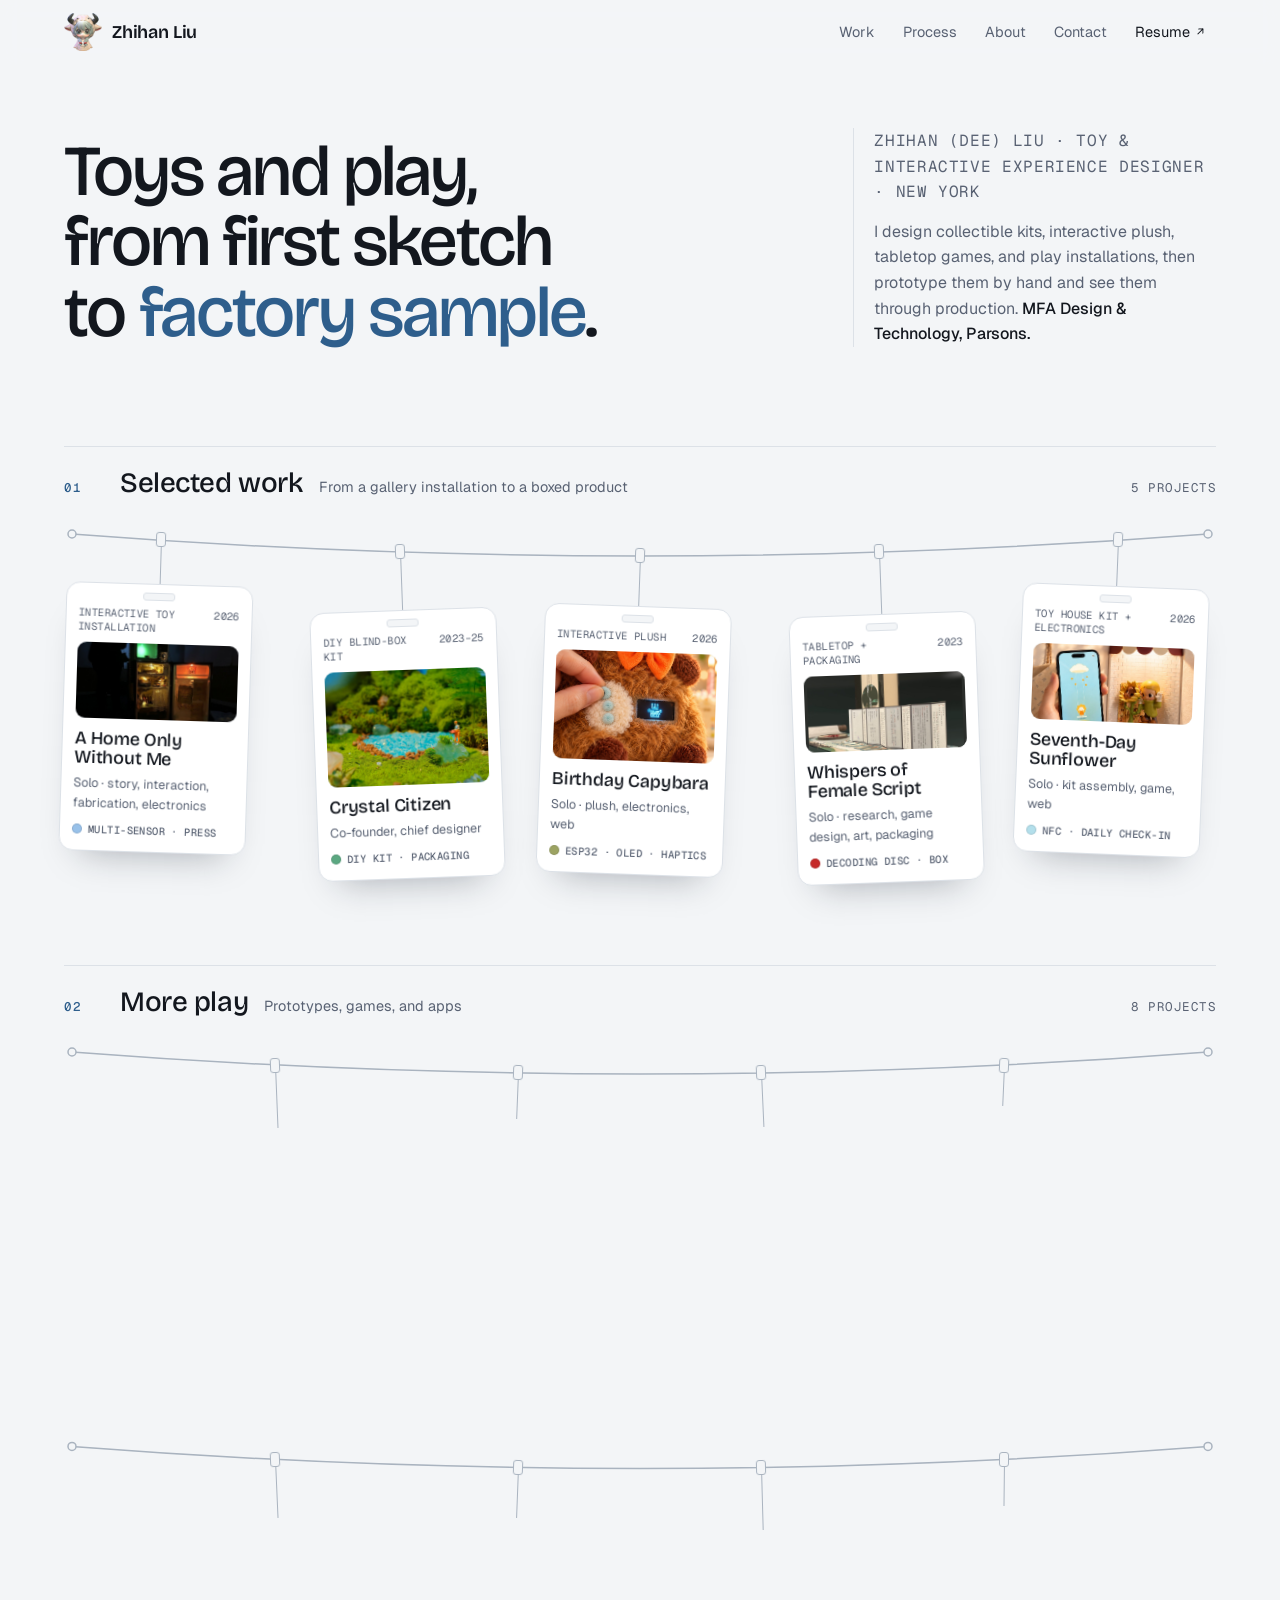
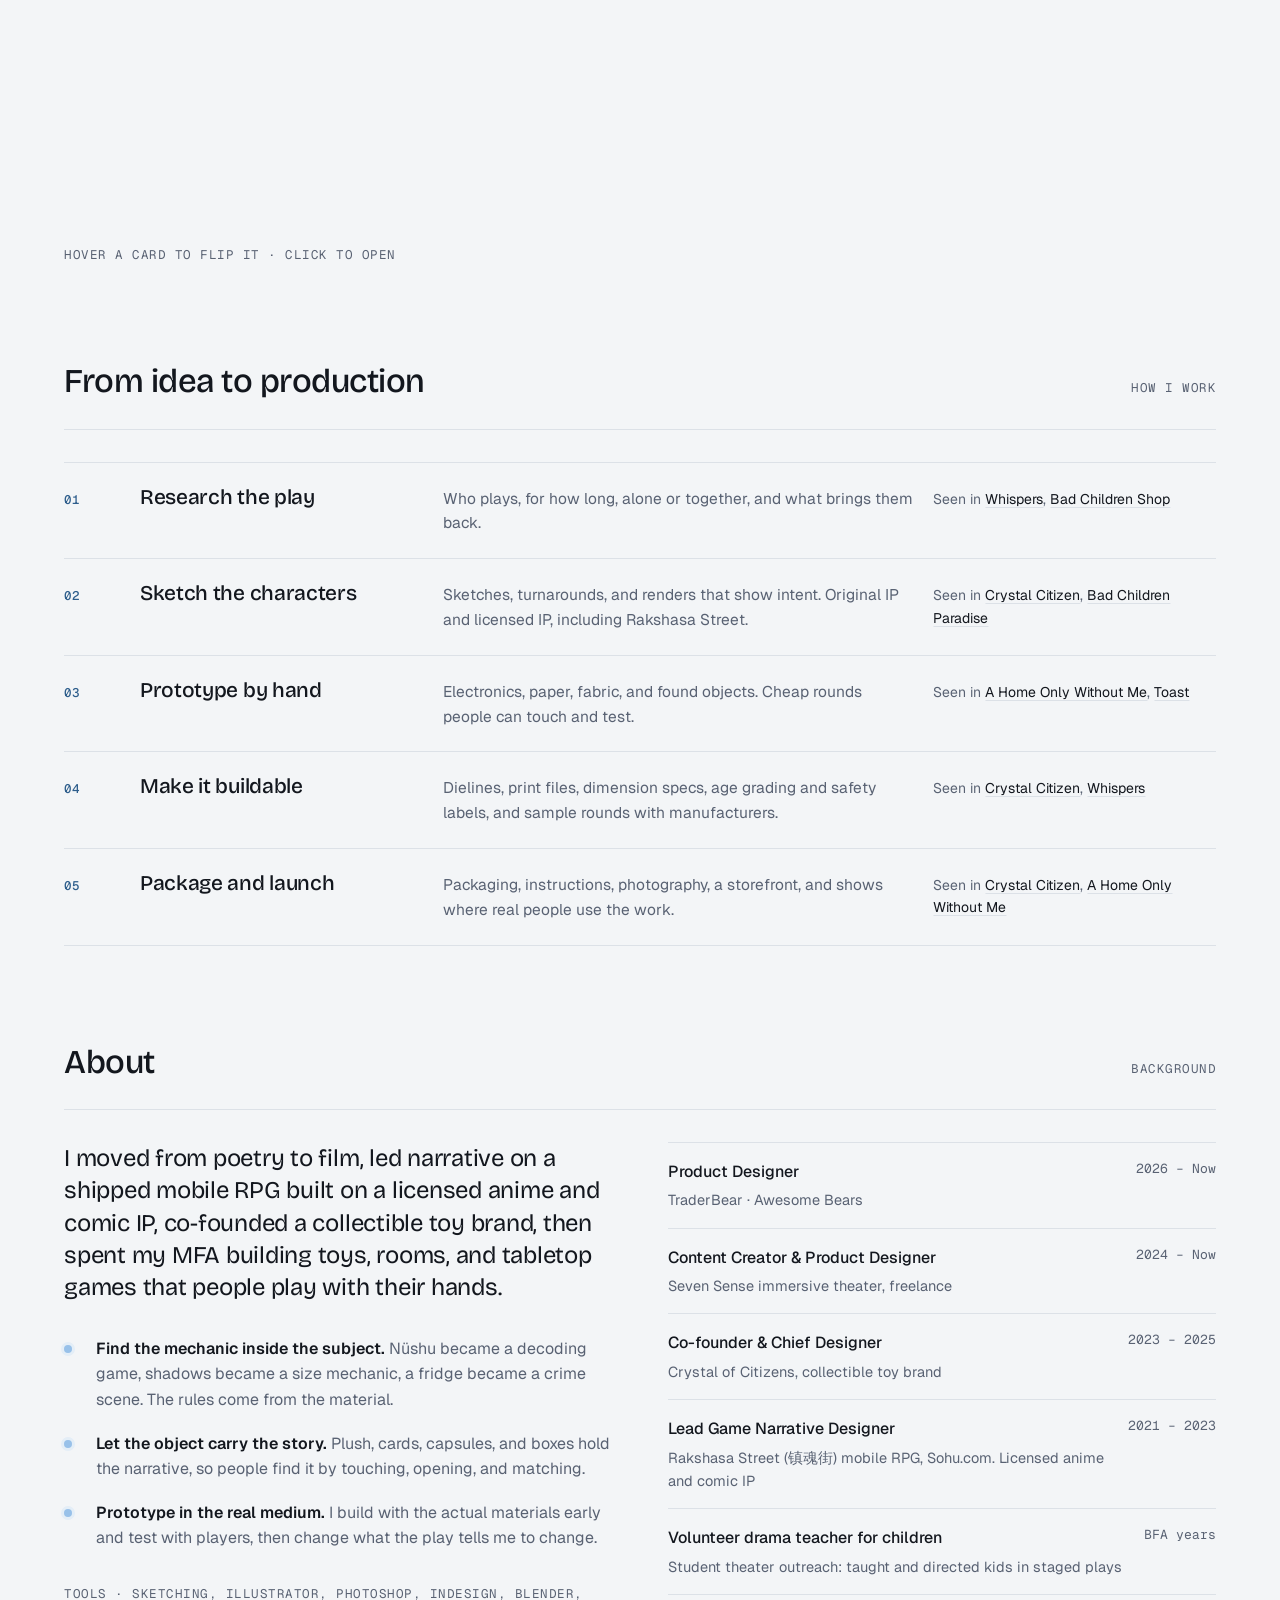
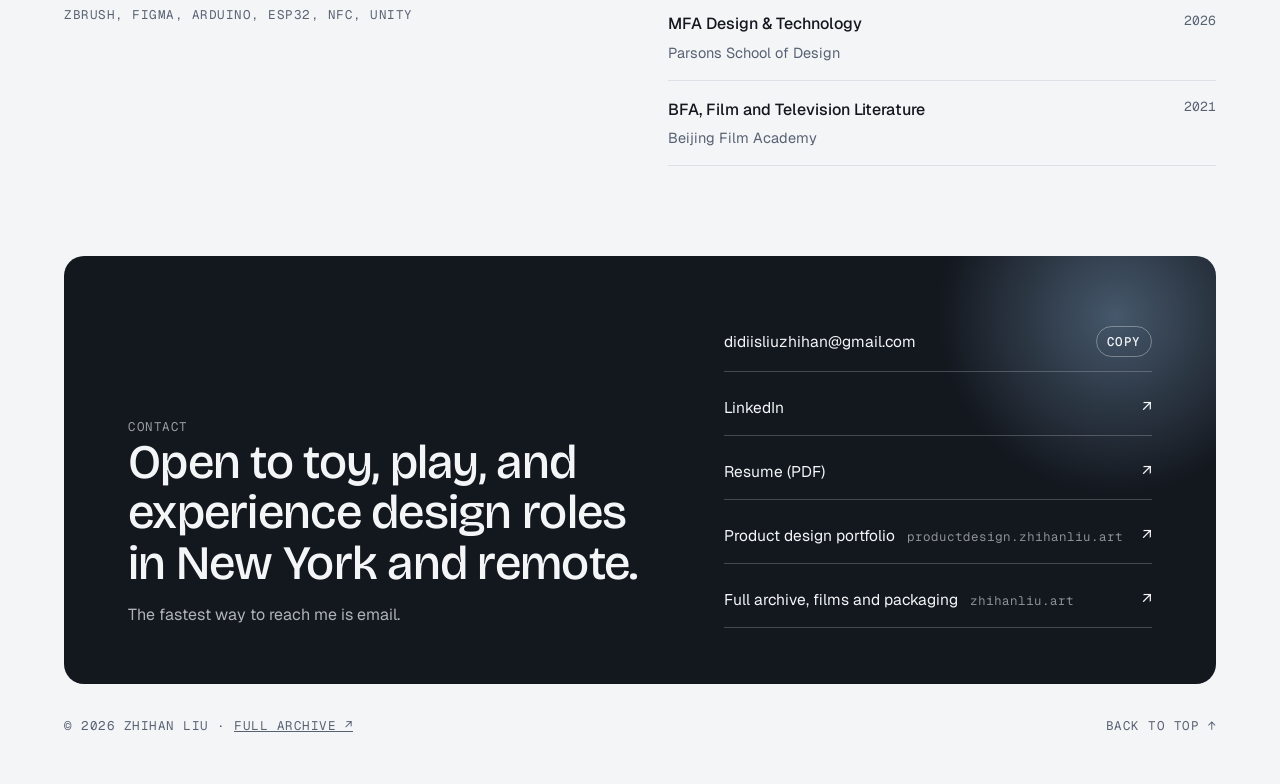
<file: index.html>
<!doctype html>
<html lang="en">
<head>
<meta charset="utf-8">
<meta name="viewport" content="width=device-width, initial-scale=1, viewport-fit=cover">
<meta name="description" content="Zhihan (Dee) Liu, toy and interactive experience designer in New York. DIY toy kits, interactive plush, tabletop games, and play installations, from first sketch to factory sample.">
<meta property="og:type" content="website">
<meta property="og:title" content="Zhihan Liu · Toy &amp; Interactive Experience Designer">
<meta property="og:description" content="Toys and play, from first sketch to factory sample.">
<meta property="og:url" content="https://creativedesigner.zhihanliu.art/">
<meta property="og:image" content="https://creativedesigner.zhihanliu.art/img/og.jpg">
<meta name="twitter:card" content="summary_large_image">
<script>if(location.protocol==="http:"&&/zhihanliu\.art$/.test(location.hostname))location.replace("https://"+location.host+location.pathname+location.search+location.hash)</script>
<link rel="icon" type="image/png" href="img/favicon.png">
<link rel="apple-touch-icon" href="img/apple-touch-icon.png">
<title>Zhihan Liu · Toy &amp; Interactive Experience Design</title>
<meta name="claude:viewport-fit-sides" content="cover">
<link rel="preconnect" href="https://fonts.googleapis.com">
<link rel="preconnect" href="https://fonts.gstatic.com" crossorigin>
<link rel="stylesheet" href="https://fonts.googleapis.com/css2?family=Bricolage+Grotesque:opsz,wght@12..96,400;12..96,500;12..96,600&family=Geist:wght@400;500;600&family=Geist+Mono:wght@400;500&display=swap">
<style>
/* Same system as the product portfolio: neutral base, one restrained accent, white ID cards with holographic backs.
   Accent family comes from "attic window" #98C1E9 and "seafoam" #E7F5F9. The 12-swatch set appears only as
   pale tints: project dots, image mats, and the holographic card backs. Nothing saturated fills a large area. */
:root{
  --bg:#F3F5F7; --surface:#FFFFFF; --fg:#13171E; --muted:#596273; --line:#DCE1E7;
  --accent:#2E5E8C; --accent-soft:#E4EEF7; --attic:#98C1E9; --seafoam:#E7F5F9;
  --ph:#E8EDF1; --ph-ink:#7A8594; --wire:#A9B3BF; --shadow:rgba(20,30,44,.34);
  --h1:#E6E3F7; --h2:#D4E8F6; --h3:#E7F5F9; --h4:#FBE7E4; --h5:#FDF1D3; --holo-ink:#161B24;
  --display:"Bricolage Grotesque", "Helvetica Neue", Arial, sans-serif;
  --body:"Geist", -apple-system, "Segoe UI", Roboto, sans-serif;
  --mono:"Geist Mono", ui-monospace, "SF Mono", Menlo, monospace;
  --radius:14px; --max:1200px;
  --grain:url("data:image/svg+xml,%3Csvg xmlns='http://www.w3.org/2000/svg' width='160' height='160'%3E%3Cfilter id='g'%3E%3CfeTurbulence type='fractalNoise' baseFrequency='.9' numOctaves='2' stitchTiles='stitch'/%3E%3CfeColorMatrix values='0 0 0 0 .1 0 0 0 0 .12 0 0 0 0 .16 0 0 0 .32 -.05'/%3E%3C/filter%3E%3Crect width='100%25' height='100%25' filter='url(%23g)'/%3E%3C/svg%3E");
}
@media (prefers-color-scheme: dark){
  :root:not([data-theme="light"]){
    --bg:#0E1116; --surface:#161A21; --fg:#ECEFF3; --muted:#97A0AE; --line:#262C36;
    --accent:#98C1E9; --accent-soft:#1C2A39; --ph:#1A1F27; --ph-ink:#7F8897; --wire:#4A5260; --shadow:rgba(0,0,0,.7);
    --h1:#2E2A48; --h2:#1F3346; --h3:#1C3438; --h4:#3E2A2A; --h5:#3D3424; --holo-ink:#EEF1F6;
    color-scheme:dark;
  }
}
:root[data-theme="dark"]{
  --bg:#0E1116; --surface:#161A21; --fg:#ECEFF3; --muted:#97A0AE; --line:#262C36;
  --accent:#98C1E9; --accent-soft:#1C2A39; --ph:#1A1F27; --ph-ink:#7F8897; --wire:#4A5260; --shadow:rgba(0,0,0,.7);
  --h1:#2E2A48; --h2:#1F3346; --h3:#1C3438; --h4:#3E2A2A; --h5:#3D3424; --holo-ink:#EEF1F6;
  color-scheme:dark;
}
*{box-sizing:border-box}
[hidden]{display:none!important}
html{scroll-behavior:smooth}
@media (prefers-reduced-motion: reduce){html{scroll-behavior:auto} *{transition:none!important;animation:none!important}}
/* Paper-plane cursor from zhihanliu.art; text fields keep the text cursor */
html,body,a,button,label,summary,[role=button],.card3d,.ytb,.zoomable{cursor:url("img/cursor-plane.png") 4 5,auto;cursor:-webkit-image-set(url("img/cursor-plane.png") 1x,url("img/cursor-plane@2x.png") 2x) 4 5,auto;cursor:image-set(url("img/cursor-plane.png") 1x,url("img/cursor-plane@2x.png") 2x) 4 5,auto}
input,textarea,[contenteditable]{cursor:text}
body{margin:0;background:var(--bg);color:var(--fg);font-family:var(--body);font-size:16px;line-height:1.6;-webkit-font-smoothing:antialiased}
body::before{content:"";position:fixed;inset:0 0 auto;height:env(safe-area-inset-top,0px);z-index:30;background:var(--bg)}
a{color:inherit}
a:focus-visible,button:focus-visible{outline:2px solid var(--accent);outline-offset:3px;border-radius:6px}
.wrap{max-width:var(--max);margin:0 auto;padding-left:max(24px, env(safe-area-inset-left,0px));padding-right:max(24px, env(safe-area-inset-right,0px))}
@media (max-width:480px){.wrap{padding-left:max(16px, env(safe-area-inset-left,0px));padding-right:max(16px, env(safe-area-inset-right,0px))}}
.mono{font-family:var(--mono);font-size:12.5px;letter-spacing:.04em;text-transform:uppercase;color:var(--muted)}
h1,h2,h3{font-family:var(--display);font-weight:500;text-wrap:balance;margin:0;letter-spacing:-.015em}
p{margin:0}
.tbd{color:var(--accent);background:var(--accent-soft);border-radius:4px;padding:0 .3em;font-style:normal}
.dot{display:inline-block;width:10px;height:10px;border-radius:50%;background:var(--sw,var(--attic));box-shadow:inset 0 0 0 1px rgba(19,23,30,.12);flex:none}

/* Nav */
.nav{position:sticky;top:env(safe-area-inset-top,0px);z-index:20;background:color-mix(in srgb, var(--bg) 88%, transparent);backdrop-filter:blur(10px);-webkit-backdrop-filter:blur(10px);border-bottom:1px solid transparent;transition:border-color .2s}
.nav.scrolled{border-bottom-color:var(--line)}
.nav .wrap{display:flex;align-items:center;justify-content:space-between;gap:16px;height:64px}
.brand{font-family:var(--display);font-weight:600;font-size:18px;text-decoration:none;letter-spacing:-.01em;white-space:nowrap;display:flex;align-items:center;gap:10px}
.brand img{width:38px;height:38px;display:block;object-fit:contain;transition:transform .3s}
.brand:hover img{transform:rotate(-8deg) scale(1.06)}
.nav ul{list-style:none;display:flex;gap:4px;margin:0;padding:0}
.nav ul a{display:block;text-decoration:none;font-size:14.5px;padding:8px 12px;border-radius:999px;color:var(--muted);transition:color .15s,background .15s}
.nav ul a:hover{color:var(--fg);background:var(--surface)}
.nav ul a.cta{color:var(--fg)}
.nav ul a.cta::after{content:" ↗";font-family:var(--mono);font-size:12px}
@media (max-width:560px){.nav ul a:not(.cta):not(.keep){display:none}.nav ul a{white-space:nowrap;padding:8px 9px}}
@media (max-width:420px){.nav ul a[href="#contact"]{display:none}}

/* Hero: one statement, one index column. No buttons. */
.hero{padding-block:clamp(40px,7vh,88px) clamp(28px,5vh,56px);display:grid;grid-template-columns:minmax(0,8fr) minmax(0,4fr);gap:clamp(24px,5vw,72px);align-items:end}
.hero h1{font-size:clamp(40px,5.6vw,80px);line-height:.98;letter-spacing:-.03em;max-width:15ch}
.hero h1 em{font-style:normal;color:var(--accent)}
.hero-side{display:grid;gap:14px;padding-left:20px;border-left:1px solid var(--line)}
.hero-side p{font-size:16px;color:var(--muted);max-width:40ch}
.hero-side p strong{color:var(--fg);font-weight:500}
@media (max-width:860px){.hero{grid-template-columns:1fr}.hero-side{padding-left:0;border-left:0}}
.btn{display:inline-flex;align-items:center;gap:8px;font:500 14.5px/1 var(--body);padding:12px 16px;border-radius:999px;text-decoration:none;border:1px solid var(--line);background:var(--surface);color:var(--fg);cursor:pointer;transition:border-color .15s,transform .15s}
.btn:hover{border-color:var(--fg)}
.btn.primary{background:var(--fg);color:var(--bg);border-color:var(--fg)}
.btn .arr{font-family:var(--mono);font-size:13px}
.btn.pending{color:var(--muted);border-style:dashed;cursor:default}
.btn.pending:hover{border-color:var(--line)}

/* Section headers */
.sec{padding-block:clamp(64px,10vh,112px) 0}
.sec-head{display:flex;align-items:baseline;justify-content:space-between;gap:16px;padding-bottom:20px;border-bottom:1px solid var(--line);margin-bottom:32px;flex-wrap:wrap}
.sec-head h2{font-size:clamp(26px,2.6vw,34px)}

/* Work: every card visible. Cards wrap onto as many hanging lines as the width needs. */
#work{padding-block:clamp(36px,6vh,64px) 0}
.row-head{display:flex;align-items:baseline;gap:8px 16px;flex-wrap:wrap;padding-top:14px;border-top:1px solid var(--line)}
.row-head+.lines{margin-top:6px}
.lines+.row-head{margin-top:clamp(32px,5vh,56px)}
.row-head .n{font:500 12.5px var(--mono);color:var(--accent);letter-spacing:.04em}
.row-head h2{font-size:clamp(22px,2.2vw,28px)}
.row-head .n{width:40px}
.row-head .sub{color:var(--muted);font-size:14.5px}
.row-head .mono{margin-left:auto}
@media (max-width:560px){.row-head .n{width:auto}.row-head .sub{flex-basis:100%}.row-head .mono{display:none}}
.lines{position:relative;--cw:clamp(168px,14.6vw,204px)}
@media (max-width:560px){.lines{--cw:min(176px,calc((100vw - 64px)/2))}}
.wire{position:absolute;left:0;top:0;pointer-events:none;overflow:visible}
.wire path{fill:none;stroke:var(--wire);stroke-width:1.5}
.wire circle{fill:var(--bg);stroke:var(--wire);stroke-width:1.5}
.hint{margin-top:10px}
.hanger{position:absolute;width:var(--cw);transform-origin:50% 0;will-change:transform;perspective:1100px;--tilt:0}
.clip{position:absolute;left:50%;top:-8px;width:10px;height:15px;transform:translateX(-50%);border:1.5px solid var(--wire);border-radius:3px;background:var(--bg);z-index:2}
.string{display:block;width:1.5px;margin:0 auto;background:var(--wire)}
.card3d{position:relative;display:block;width:100%;aspect-ratio:200/288;transform-style:preserve-3d;transition:transform .75s cubic-bezier(.2,.75,.2,1);text-decoration:none;color:inherit;border-radius:14px;outline:none}
.hanger.flipped .card3d{transform:rotateY(180deg)}
.card3d:focus-visible{box-shadow:0 0 0 2px var(--bg),0 0 0 4px var(--accent)}
.face{position:absolute;inset:0;backface-visibility:hidden;-webkit-backface-visibility:hidden;border-radius:14px;padding:22px 12px 14px;display:flex;flex-direction:column;gap:9px;border:1px solid var(--line);overflow:hidden;box-shadow:0 22px 34px -22px var(--shadow)}
.face::before{content:"";position:absolute;top:8px;left:50%;width:30px;height:6px;transform:translateX(-50%);border-radius:3px;background:var(--bg);border:1px solid var(--line)}
.front{background:var(--surface)}
.ctop{display:flex;justify-content:space-between;align-items:center;gap:8px;min-width:0}
.ctop{align-items:flex-start}
.ctop .mono{font-size:10.5px;line-height:1.35;overflow:hidden;display:-webkit-box;-webkit-line-clamp:2;-webkit-box-orient:vertical}
.ctop .mono:last-child{flex:none}
.cimg{position:relative;border-radius:9px;overflow:hidden;aspect-ratio:5/4;background:var(--mat,var(--ph))}
.cimg img{position:absolute;inset:0;width:100%;height:100%;object-fit:cover;display:block}
.cimg .lbl{position:absolute;inset:0;display:grid;place-items:center;text-align:center;padding:10px;font:500 12px/1.35 var(--body);color:var(--ph-ink);background-image:repeating-linear-gradient(135deg,transparent 0 12px,color-mix(in srgb,var(--ph-ink) 12%,transparent) 12px 13px)}
.cname{font-family:var(--display);font-weight:500;font-size:18px;line-height:1.1;letter-spacing:-.01em;margin-top:2px}
.crole{font-size:12.5px;color:var(--muted);margin-top:-4px}
@media (max-width:560px){.crole{display:none}.cname{font-size:16.5px}}
.cfoot{display:flex;align-items:center;gap:6px;margin-top:auto;font:500 10.5px var(--mono);letter-spacing:.04em;text-transform:uppercase;color:var(--muted)}
.cfoot span{overflow:hidden;text-overflow:ellipsis;white-space:nowrap;min-width:0}
.bface{transform:rotateY(180deg);color:var(--holo-ink);border-color:transparent;
  background:linear-gradient(calc(125deg + var(--tilt) * 3deg),var(--h1),var(--h2) 26%,var(--h3) 48%,var(--h4) 72%,var(--h5) 88%,var(--h1));
  background-size:240% 240%;background-position:calc(50% + var(--tilt) * 4%) 50%}
.bface::after{content:"";position:absolute;inset:0;pointer-events:none;background:radial-gradient(120% 60% at calc(30% + var(--tilt) * 6%) 0%,rgba(255,255,255,.55),transparent 60%),var(--grain);mix-blend-mode:soft-light}
.bface .mono{color:inherit;opacity:.65;font-size:10.5px}
.bface h4{font-family:var(--display);font-weight:500;font-size:20px;line-height:1.08;margin:0;letter-spacing:-.01em}
.bsum{font-size:13px;line-height:1.45;display:-webkit-box;-webkit-line-clamp:4;min-height:0;flex:0 1 auto;-webkit-box-orient:vertical;overflow:hidden}
.bmeta{display:grid;gap:4px;margin:auto 0 0;font-size:12px}
.bmeta div{display:grid;grid-template-columns:62px minmax(0,1fr);gap:6px}
.bmeta dt{opacity:.6}.bmeta dd{margin:0;display:-webkit-box;-webkit-line-clamp:2;-webkit-box-orient:vertical;overflow:hidden}
.bcta{display:flex;justify-content:space-between;align-items:center;font-weight:600;font-size:13px;padding-top:9px;border-top:1px solid color-mix(in srgb,var(--holo-ink) 18%,transparent)}

/* How I work: an indexed list, not a card grid */
.proc{list-style:none;margin:0;padding:0;border-top:1px solid var(--line)}
.proc li{display:grid;grid-template-columns:56px minmax(0,3fr) minmax(0,5fr) minmax(0,3fr);gap:20px;padding:22px 0;border-bottom:1px solid var(--line);align-items:baseline}
.proc .n{font:500 12.5px var(--mono);color:var(--accent)}
.proc h3{font-size:21px;line-height:1.15}
.proc p{font-size:15.5px;color:var(--muted)}
.proc .ev{font-size:14px;color:var(--muted)}
.proc .ev a{color:var(--fg);text-decoration:underline;text-decoration-color:var(--line);text-underline-offset:3px}
.proc .ev a:hover{text-decoration-color:var(--fg)}
@media (max-width:860px){.proc li{grid-template-columns:40px minmax(0,1fr);gap:6px 12px}.proc p,.proc .ev{grid-column:2}}

/* Placeholders */
.ph{position:relative;margin:0;width:100%;max-width:100%;border-radius:var(--radius);background:var(--tint,var(--ph));overflow:hidden;display:grid;place-items:center;border:1px solid var(--line)}
.ph::before{content:"";position:absolute;inset:0;background-image:repeating-linear-gradient(135deg,transparent 0 14px,color-mix(in srgb,var(--ph-ink) 9%,transparent) 14px 15px)}
.ph .lbl{position:relative;display:grid;gap:4px;text-align:center;padding:16px;max-width:80%}
.ph .lbl b{font-family:var(--mono);font-weight:500;font-size:11.5px;letter-spacing:.08em;text-transform:uppercase;color:var(--ph-ink)}
.ph .lbl span{font-size:14px;color:var(--muted)}
.ph img{position:absolute;inset:0;width:100%;height:100%;object-fit:cover}

/* Link index */
.links{border-top:1px solid var(--line)}
.lrow{display:grid;grid-template-columns:14px minmax(0,2fr) minmax(0,2.4fr) 110px 24px;gap:16px;align-items:center;padding:16px 4px;border-bottom:1px solid var(--line);text-decoration:none;transition:background .15s}
.lrow:hover{background:var(--surface)}
.lrow .n{font-family:var(--display);font-size:19px;font-weight:500}
.lrow .d{color:var(--muted);font-size:14.5px}
.lrow .y{font-family:var(--mono);font-size:12.5px;color:var(--muted);text-transform:uppercase;letter-spacing:.04em}
.lrow .go{font-family:var(--mono);color:var(--accent)}
@media (max-width:720px){.lrow{grid-template-columns:14px minmax(0,1fr) 24px}.lrow .d,.lrow .y{grid-column:2}.lrow .go{grid-row:1;grid-column:3}}

/* About */
.about{display:grid;grid-template-columns:minmax(0,1fr) minmax(0,1fr);gap:56px}
.about p+p{margin-top:16px}
.about .big{font-family:var(--display);font-size:24px;line-height:1.35;letter-spacing:-.01em}
.principles{display:grid;gap:18px;margin-top:32px}
.principles div{display:grid;grid-template-columns:20px minmax(0,1fr);gap:12px}
.principles i{width:8px;height:8px;border-radius:50%;background:var(--attic);box-shadow:0 0 0 3px var(--accent-soft);margin-top:9px;font-style:normal}
.principles b{font-weight:600}
.principles span{color:var(--muted)}
.tools-line{margin-top:32px;line-height:1.7}
.xp{border-top:1px solid var(--line)}
.xp div{display:grid;grid-template-columns:minmax(0,1fr) auto;gap:4px 16px;padding:16px 0;border-bottom:1px solid var(--line)}
.xp .r{font-weight:500}
.xp .o{color:var(--muted);font-size:14.5px;grid-column:1}
.xp .t{font-family:var(--mono);font-size:13px;color:var(--muted);grid-row:1;grid-column:2;font-variant-numeric:tabular-nums;white-space:nowrap}
@media (max-width:860px){.about{grid-template-columns:1fr;gap:40px}}

/* Contact */
.contact{background:var(--fg);color:var(--bg);border-radius:20px;padding:56px clamp(24px,5vw,64px);display:grid;grid-template-columns:minmax(0,1.3fr) minmax(0,1fr);gap:40px;align-items:end;position:relative;overflow:hidden}
.contact::before{content:"";position:absolute;right:-80px;top:-120px;width:360px;height:360px;border-radius:50%;background:radial-gradient(circle,color-mix(in srgb,var(--attic) 38%,transparent),transparent 70%);pointer-events:none}
.contact>*{position:relative}
.contact h2{font-size:clamp(30px,4vw,48px);line-height:1.05}
.contact p{opacity:.7;margin-top:14px}
.contact .mono{color:inherit;opacity:.6}
.clist{display:grid;gap:10px}
.crow{display:flex;justify-content:space-between;align-items:center;gap:12px;padding:14px 0;border-bottom:1px solid color-mix(in srgb,var(--bg) 22%,transparent);text-decoration:none;font-size:15.5px;min-width:0}
.crow span:first-child{overflow-wrap:anywhere}
.crow-sub{opacity:.55;margin-left:8px;font:12.5px var(--mono)}
.copy{font:500 12.5px var(--mono);text-transform:uppercase;letter-spacing:.05em;background:transparent;color:inherit;border:1px solid color-mix(in srgb,var(--bg) 35%,transparent);border-radius:999px;padding:6px 10px;cursor:pointer;flex:none}
@media (max-width:860px){.contact{grid-template-columns:1fr}}
footer{padding-block:32px 48px;display:flex;justify-content:space-between;gap:16px;flex-wrap:wrap}

/* Case study: cover image with the title set lower-left on a scrim, so a project opens on its picture */
.case-cover{position:relative;margin-top:20px;border-radius:20px;overflow:hidden;height:clamp(480px,76vh,820px);background:#0E1116;isolation:isolate}
.case-cover>img{position:absolute;inset:0;width:100%;height:100%;object-fit:cover;object-position:var(--pos,50% 50%);z-index:-2;transform:scale(var(--z,1.02));transform-origin:var(--zo,50% 50%);animation:coverIn 1.1s cubic-bezier(.22,1,.36,1) both}
@keyframes coverIn{from{transform:scale(calc(var(--z,1.02) + .04));opacity:.4}to{transform:scale(var(--z,1.02));opacity:1}}
.case-cover::before{content:"";position:absolute;inset:0;z-index:-1;background:linear-gradient(0deg,rgba(9,11,15,.86) 0%,rgba(9,11,15,.55) 30%,rgba(9,11,15,.08) 62%,rgba(9,11,15,0) 100%),linear-gradient(90deg,rgba(9,11,15,.55) 0%,rgba(9,11,15,.12) 55%,rgba(9,11,15,0) 75%)}
.cc-in{position:absolute;inset:0;display:flex;flex-direction:column;justify-content:space-between;padding:clamp(20px,3.4vw,44px);color:#fff}
.cc-in .back{color:rgba(255,255,255,.82);align-self:flex-start;padding:8px 14px;border-radius:999px;background:rgba(9,11,15,.32);backdrop-filter:blur(6px);-webkit-backdrop-filter:blur(6px)}
.cc-in .back:hover{color:#fff}
.cc-text{max-width:min(760px,100%)}
.cc-text .eyebrow{display:flex;align-items:center;gap:10px;color:rgba(255,255,255,.78);margin:0}
.cc-text h1{font-size:clamp(44px,7vw,104px);line-height:.96;letter-spacing:-.03em;margin-top:14px;color:#fff;text-shadow:0 2px 24px rgba(0,0,0,.25)}
.cc-text .subtitle{font-size:clamp(16px,1.6vw,20px);line-height:1.45;color:rgba(255,255,255,.88);max-width:54ch;margin-top:16px}
.case-cover.tr::before{background:linear-gradient(0deg,rgba(9,11,15,.86) 0%,rgba(9,11,15,.5) 30%,rgba(9,11,15,.06) 62%,rgba(9,11,15,0) 100%),linear-gradient(270deg,rgba(9,11,15,.6) 0%,rgba(9,11,15,.14) 50%,rgba(9,11,15,0) 72%)}
.case-cover.tr .cc-text{margin-left:auto;max-width:min(540px,100%)}
@media (max-width:640px){.case-cover.tr .cc-text{margin-left:0}}
.case-cover.ttl::before{background:linear-gradient(160deg,rgba(9,11,15,.82) 0%,rgba(9,11,15,.55) 26%,rgba(9,11,15,.08) 48%,rgba(9,11,15,0) 62%)}
.case-cover.ttl .cc-in{justify-content:flex-start;gap:clamp(20px,4vh,40px)}
.case-cover.ttl .cc-text{max-width:min(420px,100%)}
.case-cover.ttl .cc-text h1{font-size:clamp(44px,6vw,84px)}
@media (max-width:560px){.case-cover.ttl .cc-in{justify-content:space-between}.case-cover.ttl .cc-text{max-width:none}
  .case-cover.ttl::before{background:linear-gradient(180deg,rgba(9,11,15,0) 0%,rgba(9,11,15,0) 34%,rgba(9,11,15,.7) 52%,#0E1116 60%,#0E1116 100%)}}
.case-under{padding-top:8px}
.case-under .meta{margin-top:28px}
@media (max-width:560px){.case-cover{height:auto;min-height:600px;border-radius:16px}.cc-text .subtitle{font-size:15.5px}
  .case-cover>img{height:58%;bottom:auto}
  .case-cover::before,.case-cover.tr::before{background:linear-gradient(180deg,rgba(9,11,15,0) 0%,rgba(9,11,15,0) 34%,rgba(9,11,15,.7) 52%,#0E1116 60%,#0E1116 100%)}}
@media (prefers-reduced-motion: reduce){.case-cover>img{animation:none}}
/* Case study */
.case-top{padding-block:40px 0}
.back{display:inline-flex;gap:8px;padding:8px 0;text-decoration:none;color:var(--muted);font-size:14.5px}
.back:hover{color:var(--fg)}
.case-top .eyebrow{display:flex;align-items:center;gap:10px;margin-top:28px}
.case-top h1{font-size:clamp(40px,6vw,76px);line-height:1;margin-top:20px}
.case-top .subtitle{font-size:clamp(18px,2vw,22px);color:var(--muted);max-width:52ch;margin-top:20px;line-height:1.45}
.meta{display:grid;grid-template-columns:repeat(4,minmax(0,1fr));gap:24px;margin-top:40px;padding-block:24px;border-block:1px solid var(--line)}
.meta dt{margin:0 0 6px}
.meta dd{margin:0;font-size:15px}
@media (max-width:720px){.meta{grid-template-columns:repeat(2,minmax(0,1fr))}}
.fit{display:flex;flex-wrap:wrap;gap:8px;align-items:center;margin-top:20px}
.fit .mono{margin-right:4px}
.fit span.t{font-size:13px;padding:5px 11px;border-radius:999px;background:var(--accent-soft);color:var(--accent);font-weight:500}
.case-links{display:flex;flex-wrap:wrap;gap:10px;margin-top:24px}
.case-hero{margin-top:40px}
.case-hero .ph{background:var(--mat,var(--ph))}
.tldr{display:grid;grid-template-columns:repeat(3,minmax(0,1fr));gap:32px;margin-top:40px;padding-top:20px;border-top:1px solid var(--fg)}
.tldr div{padding:0}
.tldr p{margin-top:10px;font-size:15.5px}
@media (max-width:720px){.tldr{grid-template-columns:1fr}}
.case-body{display:grid;grid-template-columns:200px minmax(0,1fr);gap:64px;padding-block:64px 32px}
.toc{position:sticky;top:calc(env(safe-area-inset-top,0px) + 96px);align-self:start;display:grid;gap:2px}
.toc a{text-decoration:none;color:var(--muted);font-size:14.5px;padding:6px 0 6px 14px;border-left:2px solid var(--line);transition:color .15s,border-color .15s}
.toc a:hover{color:var(--fg)}
.toc a.on{color:var(--fg);border-left-color:var(--accent)}
.toc .mono{margin-bottom:10px}
@media (max-width:900px){.case-body{grid-template-columns:1fr;gap:0}.toc{display:none}}
.chapter{max-width:720px;scroll-margin-top:96px}
.chapter + .chapter{margin-top:72px}
.chapter h2{font-size:30px;margin-top:10px}
.chapter .prose{margin-top:18px;display:grid;gap:16px;font-size:17px;color:color-mix(in srgb,var(--fg) 86%,var(--muted))}
.chapter .q{font-family:var(--display);font-size:24px;line-height:1.35;color:var(--fg);padding-left:20px;border-left:2px solid var(--accent)}
.chapter .q cite{display:block;font:500 12.5px var(--mono);letter-spacing:.04em;text-transform:uppercase;color:var(--muted);margin-top:8px;font-style:normal}
.chapter figure.ph{margin-top:8px}
figcaption{font-size:13.5px;color:var(--muted);margin-top:10px}
.chapter.wide{max-width:none}
.chapter.wide .prose>p{max-width:68ch}
.chapter h3.sub{font-family:var(--display);font-weight:500;font-size:22px;margin:28px 0 0;letter-spacing:-.01em}
.chapter h3.sub:first-child{margin-top:0}
.imgs{display:grid;grid-template-columns:1.25fr 1fr 1fr;gap:12px}
.imgs[style*="--ar:auto"]{align-items:start}
.imgs[style*="--ar:auto"] img{height:auto}
.narrowset{max-width:560px;margin-inline:auto;width:100%}
.imgs.narrowset:has(figure:only-child){max-width:320px}
.imgs figure,.vids figure,.yts figure{margin:0;min-width:0}
.imgs img{width:100%;aspect-ratio:var(--ar,1/1);object-fit:cover;border-radius:12px;border:1px solid var(--line);display:block;background:var(--surface)}
.vids{display:grid;grid-template-columns:1fr 1fr;gap:12px}
.vids video{width:100%;aspect-ratio:var(--ar,5/4);object-fit:cover;border-radius:12px;background:#000;display:block}
@media (max-width:640px){.imgs,.vids{grid-template-columns:1fr!important}.imgs[style*="repeat(4"]{grid-template-columns:repeat(2,minmax(0,1fr))!important}.vids.narrowset{grid-template-columns:1fr 1fr!important}}
.yts{display:grid;gap:12px}
.ytb{position:relative;display:block;width:100%;aspect-ratio:var(--ar,16/9);border:1px solid var(--line);padding:0;border-radius:12px;overflow:hidden;background:#11161D;cursor:pointer}
.ytb img{position:absolute;inset:0;width:100%;height:100%;object-fit:cover;opacity:.88}
.ytb .play{position:absolute;left:50%;top:50%;transform:translate(-50%,-50%);display:inline-flex;align-items:center;gap:8px;font:600 14px var(--body);color:#13171E;padding:12px 18px;border-radius:999px;background:#fff;box-shadow:0 12px 24px -10px rgba(0,0,0,.5);white-space:nowrap;transition:transform .2s}
.ytb:hover .play{transform:translate(-50%,-50%) scale(1.05)}
.yts iframe{display:block;width:100%;aspect-ratio:var(--ar,16/9);border:0;border-radius:12px;background:#000}
.yts.shorts{grid-template-columns:repeat(3,minmax(0,1fr))}
@media (max-width:640px){.yts.shorts{grid-template-columns:repeat(2,minmax(0,1fr))}.yts:not(.shorts){grid-template-columns:1fr!important}}
.steps{display:grid;gap:0;margin-top:8px;border-top:1px solid var(--line)}
.steps div{display:grid;grid-template-columns:150px minmax(0,1fr);gap:16px;padding:16px 0;border-bottom:1px solid var(--line)}
.steps b{font-weight:600;display:block}
.steps span{color:var(--muted);font-size:15.5px}
@media (max-width:560px){.steps div{grid-template-columns:1fr;gap:4px}}
.cards{display:grid;grid-template-columns:repeat(auto-fit,minmax(200px,1fr));gap:16px;margin-top:8px}
.cards.c2{grid-template-columns:repeat(2,minmax(0,1fr))}
@media (max-width:560px){.cards.c2{grid-template-columns:1fr}}
.cards div{background:var(--surface);border:1px solid var(--line);border-radius:12px;padding:20px}
.cards b{display:block;font-family:var(--display);font-weight:500;font-size:19px}
.cards span{display:block;color:var(--muted);font-size:15px;margin-top:8px}
.press{display:grid;grid-template-columns:repeat(2,minmax(0,1fr));gap:0;border-top:1px solid var(--fg);margin-top:8px}
.press a{display:grid;gap:10px;padding:22px 24px 24px 0;text-decoration:none;border-bottom:1px solid var(--line)}
.press a+a{padding-left:24px;border-left:1px solid var(--line)}
.press .mono{font-size:11.5px}
.press b{font-family:var(--display);font-weight:500;font-size:21px;line-height:1.2;letter-spacing:-.01em}
.press q{font-size:15.5px;color:var(--muted);quotes:"\201C" "\201D"}
.press .go{font:500 13px var(--body);color:var(--accent)}
.press a:hover .go{text-decoration:underline}
@media (max-width:640px){.press{grid-template-columns:1fr}.press a+a{padding-left:0;border-left:0}}
.files{border-top:1px solid var(--line);font-size:14.5px}
.files div{display:grid;grid-template-columns:96px minmax(0,1fr) minmax(0,1.3fr);gap:16px;padding:11px 0;border-bottom:1px solid var(--line)}
.files .d{font:12.5px var(--mono);color:var(--muted)}
.files .f{font-family:var(--mono);font-size:13px;overflow-wrap:anywhere}
.files .w{color:var(--muted)}
@media (max-width:560px){.files div{grid-template-columns:1fr;gap:2px}}
.zoomable{cursor:zoom-in}
.ph:has(.zoomable)::after{content:"⤢ Click to enlarge";position:absolute;right:10px;bottom:10px;font:500 11.5px var(--body);color:#fff;background:rgba(20,24,32,.62);padding:5px 9px;border-radius:999px;opacity:0;transition:opacity .2s;pointer-events:none}
.ph:hover::after{opacity:1}
@media (hover:none){.ph:has(.zoomable)::after{opacity:.85;content:"⤢"}}
.zoomable:focus-visible{outline:3px solid var(--accent);outline-offset:3px}
.lb{position:fixed;inset:0;z-index:100;background:rgba(10,12,16,.92);display:none}
.lb.open{display:block}
.lb-scroll{position:absolute;inset:0 0 56px;overflow:auto;display:grid;place-items:center;padding:max(16px,env(safe-area-inset-top,0px)) max(16px,env(safe-area-inset-right,0px)) 16px max(16px,env(safe-area-inset-left,0px));overscroll-behavior:contain}
.lb-scroll img{max-width:100%;max-height:100%;object-fit:contain;cursor:zoom-in;border-radius:8px;background:#fff;user-select:none;-webkit-user-drag:none}
.lb.zoomed .lb-scroll{place-items:start;cursor:grab}
.lb.zoomed .lb-scroll img{max-width:none;max-height:none;width:auto;cursor:zoom-out}
.lb-bar{position:absolute;left:0;right:0;bottom:0;height:56px;display:flex;align-items:center;gap:10px;padding:0 max(16px,env(safe-area-inset-right,0px)) env(safe-area-inset-bottom,0px) max(16px,env(safe-area-inset-left,0px));color:#e9ecf2}
.lb-cap{flex:1;min-width:0;font-size:13.5px;white-space:nowrap;overflow:hidden;text-overflow:ellipsis;color:#c8cdd8}
.lb-btn{font:500 13.5px var(--body);color:#fff;background:rgba(255,255,255,.12);border:1px solid rgba(255,255,255,.22);border-radius:999px;padding:8px 14px;cursor:pointer}
.lb-btn:hover{background:rgba(255,255,255,.2)}
/* Misfits card deck (Bad Children Shop) */
.dex{--paper:#f6f1e3;--ink:#1f3a44;display:grid;justify-items:center;gap:14px;padding:36px 16px 24px;border-radius:20px;background:linear-gradient(180deg,#e7f1f7,#d6e5ee);outline:none}
.dex:focus-visible{box-shadow:0 0 0 3px var(--accent)}
.dex-stage{position:relative;width:min(320px,100%);aspect-ratio:320/500}
.dex-card{position:absolute;inset:0;perspective:1200px;touch-action:pan-y;user-select:none;-webkit-user-select:none;transition:transform .45s cubic-bezier(.2,.8,.25,1.1),opacity .3s;cursor:grab}
.dex-card:not(.top){pointer-events:none}
.dex-in{position:relative;width:100%;height:100%;transform-style:preserve-3d;transition:transform .6s cubic-bezier(.2,.75,.2,1)}
.dex-card.flipped .dex-in{transform:rotateY(180deg)}
.dex-face{position:absolute;inset:0;backface-visibility:hidden;-webkit-backface-visibility:hidden;background:var(--paper);color:var(--ink);border-radius:20px;padding:12px 12px 14px;display:flex;flex-direction:column;gap:6px;box-shadow:0 1px 0 rgba(255,255,255,.7) inset,0 18px 34px -18px rgba(30,50,60,.55);overflow:hidden}
.dex-back{transform:rotateY(180deg)}
.dex-art{position:relative;border-radius:12px;overflow:hidden;aspect-ratio:1/1;background:#dfe8ee}
.dex-art img{width:100%;height:100%;object-fit:cover;display:block}
.dex-tag,.dex-no{position:absolute;top:8px;font:600 9.5px var(--body);letter-spacing:.08em;text-transform:uppercase;background:rgba(255,255,255,.85);color:#33505a;padding:3px 8px;border-radius:999px}
.dex-tag{left:8px}.dex-no{right:8px}
.dex-face h4{font-family:var(--body);font-weight:700;font-size:20px;margin:8px 4px 0;letter-spacing:-.01em}
.dex-line{font-size:13px;margin:0 4px;color:#3d5560}
.dex-task{font-size:13px;margin:4px 4px 0;color:#b0412f}
.dex-flip{margin-top:auto;font-size:12px;color:#5f7680;padding:0 4px}
.dex-photo{position:relative;border-radius:12px;overflow:hidden;aspect-ratio:4/3;background:#e9e4d6;display:grid;place-items:center}
.dex-photo img:first-child{max-width:100%;max-height:100%;object-fit:contain;display:block}
.dex-model{position:absolute;right:6px;bottom:6px;width:64px;height:64px;object-fit:cover;border-radius:10px;border:2px solid var(--paper)}
.dex-q{font-weight:600;font-size:15px;margin:8px 4px 0}
.dex-story{font-size:12.5px;line-height:1.5;color:#4d636c;margin:0 4px;overflow:auto}
.dex-nav{display:flex;align-items:center;gap:22px}
.dex-btn{width:48px;height:48px;border-radius:50%;border:0;background:var(--paper,#f6f1e3);color:#1f3a44;font-size:18px;cursor:pointer;box-shadow:0 6px 14px -8px rgba(30,50,60,.5)}
.dex-btn:hover{transform:scale(1.05)}
.dex-count{font:500 14px var(--mono);color:#1f3a44;min-width:48px;text-align:center}
.dex-hint{font-size:12.5px;color:#4b6470;margin:0}
.immersive{margin-top:40px}
.imm-stage{position:relative;border-radius:16px;overflow:hidden;border:1px solid var(--line);aspect-ratio:1440/900;max-width:100%;background:#fffdf6}
.imm-stage img{position:absolute;inset:0;width:100%;height:100%;object-fit:cover;object-position:top}
.imm-stage.on{aspect-ratio:auto;height:clamp(560px,82vh,860px)}
.imm-stage iframe{display:block;width:100%;height:100%;border:0}
.imm-go{position:absolute;left:50%;bottom:28px;transform:translateX(-50%);z-index:2;display:inline-flex;gap:10px;align-items:center;font:600 15px var(--body);padding:15px 24px;border:0;border-radius:999px;background:#13171E;color:#fff;cursor:pointer;box-shadow:0 18px 40px -14px rgba(0,0,0,.55);transition:transform .2s}
.imm-go span{font-size:11px}
.imm-go:hover{transform:translateX(-50%) scale(1.04)}
.immersive.phone .imm-stage.on{height:auto;aspect-ratio:auto;display:grid;place-items:center;padding:28px 16px;background:linear-gradient(180deg,#e7f1f7,#d3e3ec)}
.imm-phone{width:min(390px,100%);height:min(780px,78vh);border:10px solid #111;border-radius:44px;overflow:hidden;background:#fff;box-shadow:0 30px 60px -30px rgba(0,0,0,.6)}
.imm-note{font-size:13.5px;color:var(--muted);margin-top:10px}
.pair-stage{aspect-ratio:auto;display:grid;grid-template-columns:repeat(2,minmax(0,360px));justify-content:center;gap:clamp(20px,4vw,64px);padding:32px 16px 108px;background:linear-gradient(180deg,#e7f1f7,#d3e3ec)}
.pair-stage.on{padding-bottom:32px}
.pair-col{display:grid;gap:12px;justify-items:center;min-width:0}
.pair-col .mono{color:#33505a}
.pair .imm-phone{width:100%;height:min(720px,76vh)}
.pair .imm-phone img{position:static;display:block;width:100%;height:100%;object-fit:cover;object-position:top}
.pair .imm-phone iframe{display:block;width:100%;height:100%;border:0}
@media (max-width:640px){.pair-stage{grid-template-columns:minmax(0,340px)}.pair .imm-phone{height:640px}}
.immersive.pp .imm-stage{aspect-ratio:auto;display:grid;place-items:center;padding:28px 16px 96px;background:linear-gradient(180deg,#e7f1f7,#d3e3ec)}
.immersive.pp .imm-stage.on{padding-bottom:28px}
.immersive.pp .imm-phone img{position:static;display:block;width:100%;height:100%;object-fit:cover;object-position:top}
.imm-note a{color:var(--accent)}
.prose .narrow{max-width:420px;width:100%;margin-inline:auto}
.next{display:grid;grid-template-columns:minmax(0,1fr) auto;align-items:end;gap:24px;text-decoration:none;padding:40px 0;border-top:1px solid var(--line);margin-top:48px}
.next h3{font-size:clamp(28px,4vw,44px);margin-top:8px}
.next .go{font-family:var(--mono);font-size:24px;color:var(--accent);transition:transform .2s}
.next:hover .go{transform:translateX(6px)}
</style>
</head>
<body>

<header class="nav" id="nav">
  <div class="wrap">
    <a class="brand" href="#top" data-home><img src="img/logo.png" alt="" width="38" height="38">Zhihan Liu</a>
    <ul>
      <li><a class="keep" href="#work" data-home>Work</a></li>
      <li><a href="#process" data-home>Process</a></li>
      <li><a href="#about" data-home>About</a></li>
      <li><a class="keep" href="#contact" data-home>Contact</a></li>
      <li><a class="cta" href="#resume" id="navResume">Resume</a></li>
    </ul>
  </div>
</header>

<main id="home" class="wrap">
  <section class="hero" id="top">
    <h1>Toys and play, from first sketch to <em>factory sample</em>.</h1>
    <div class="hero-side">
      <p class="mono">Zhihan (Dee) Liu · Toy &amp; Interactive Experience Designer · New York</p>
      <p>I design collectible kits, interactive plush, tabletop games, and play installations, then prototype them by hand and see them through production. <strong>MFA Design &amp; Technology, Parsons.</strong></p>
    </div>
  </section>

  <section id="work" aria-label="Work">
    <div id="rows"></div>
    <p class="mono hint" id="railHint">Hover a card to flip it · Click to open</p>
  </section>

  <section class="sec" id="process">
    <div class="sec-head">
      <h2>From idea to production</h2>
      <span class="mono">How I work</span>
    </div>
    <ol class="proc">
      <li><span class="n">01</span><h3>Research the play</h3><p>Who plays, for how long, alone or together, and what brings them back.</p><span class="ev">Seen in <a href="#whispers-of-female-script">Whispers</a>, <a href="#bad-children-shop">Bad Children Shop</a></span></li>
      <li><span class="n">02</span><h3>Sketch the characters</h3><p>Sketches, turnarounds, and renders that show intent. Original IP and licensed IP, including Rakshasa Street.</p><span class="ev">Seen in <a href="#crystal-citizen">Crystal Citizen</a>, <a href="#bad-children-paradise">Bad Children Paradise</a></span></li>
      <li><span class="n">03</span><h3>Prototype by hand</h3><p>Electronics, paper, fabric, and found objects. Cheap rounds people can touch and test.</p><span class="ev">Seen in <a href="#a-home-only-without-me">A Home Only Without Me</a>, <a href="#toast">Toast</a></span></li>
      <li><span class="n">04</span><h3>Make it buildable</h3><p>Dielines, print files, dimension specs, age grading and safety labels, and sample rounds with manufacturers.</p><span class="ev">Seen in <a href="#crystal-citizen">Crystal Citizen</a>, <a href="#whispers-of-female-script">Whispers</a></span></li>
      <li><span class="n">05</span><h3>Package and launch</h3><p>Packaging, instructions, photography, a storefront, and shows where real people use the work.</p><span class="ev">Seen in <a href="#crystal-citizen">Crystal Citizen</a>, <a href="#a-home-only-without-me">A Home Only Without Me</a></span></li>
    </ol>
  </section>

  <section class="sec" id="about">
    <div class="sec-head">
      <h2>About</h2>
      <span class="mono">Background</span>
    </div>
    <div class="about">
      <div>
        <p class="big">I moved from poetry to film, led narrative on a shipped mobile RPG built on a licensed anime and comic IP, co-founded a collectible toy brand, then spent my MFA building toys, rooms, and tabletop games that people play with their hands.</p>
        <div class="principles">
          <div><i></i><p><b>Find the mechanic inside the subject.</b> <span>Nüshu became a decoding game, shadows became a size mechanic, a fridge became a crime scene. The rules come from the material.</span></p></div>
          <div><i></i><p><b>Let the object carry the story.</b> <span>Plush, cards, capsules, and boxes hold the narrative, so people find it by touching, opening, and matching.</span></p></div>
          <div><i></i><p><b>Prototype in the real medium.</b> <span>I build with the actual materials early and test with players, then change what the play tells me to change.</span></p></div>
        </div>
        <p class="mono tools-line">Tools · Sketching, Illustrator, Photoshop, InDesign, Blender, ZBrush, Figma, Arduino, ESP32, NFC, Unity</p>
      </div>
      <div class="xp">
        <div><span class="r">Product Designer</span><span class="o">TraderBear · Awesome Bears</span><span class="t">2026 – Now</span></div>
        <div><span class="r">Content Creator &amp; Product Designer</span><span class="o">Seven Sense immersive theater, freelance</span><span class="t">2024 – Now</span></div>
        <div><span class="r">Co-founder &amp; Chief Designer</span><span class="o">Crystal of Citizens, collectible toy brand</span><span class="t">2023 – 2025</span></div>
        <div><span class="r">Lead Game Narrative Designer</span><span class="o">Rakshasa Street (镇魂街) mobile RPG, Sohu.com. Licensed anime and comic IP</span><span class="t">2021 – 2023</span></div>
        <div><span class="r">Volunteer drama teacher for children</span><span class="o">Student theater outreach: taught and directed kids in staged plays</span><span class="t">BFA years</span></div>
        <div><span class="r">MFA Design &amp; Technology</span><span class="o">Parsons School of Design</span><span class="t">2026</span></div>
        <div><span class="r">BFA, Film and Television Literature</span><span class="o">Beijing Film Academy</span><span class="t">2021</span></div>
      </div>
    </div>
  </section>

  <section class="sec" id="contact">
    <div class="contact">
      <div>
        <p class="mono">Contact</p>
        <h2>Open to toy, play, and experience design roles in New York and remote.</h2>
        <p>The fastest way to reach me is email.</p>
      </div>
      <div class="clist">
        <div class="crow"><span id="email">didiisliuzhihan@gmail.com</span><button class="copy" type="button" id="copyEmail">Copy</button></div>
        <a class="crow" href="https://www.linkedin.com/in/zhihan-liu-1856b22ba/" target="_blank" rel="noopener"><span>LinkedIn</span><span>↗</span></a>
        <a class="crow" href="#resume" data-resume><span>Resume (PDF)</span><span>↗</span></a>
        <a class="crow" href="https://productdesign.zhihanliu.art" target="_blank" rel="noopener"><span>Product design portfolio <span class="crow-sub">productdesign.zhihanliu.art</span></span><span>↗</span></a>
        <a class="crow" href="https://www.zhihanliu.art" target="_blank" rel="noopener"><span>Full archive, films and packaging <span class="crow-sub">zhihanliu.art</span></span><span>↗</span></a>
      </div>
    </div>
  </section>

  <footer>
    <span class="mono">© 2026 Zhihan Liu · <a href="https://www.zhihanliu.art" target="_blank" rel="noopener" style="color:inherit">Full archive ↗</a></span>
    <a class="mono" href="#top" style="text-decoration:none">Back to top ↑</a>
  </footer>
</main>

<main id="case" class="wrap" hidden></main>

<script>
/* ---------- Content ----------
   row 0 = selected work, row 1 = more play. Order here is the order on the page.
   sw = the project's swatch, used only as a pale tint. line = the short label on the card front.
   [[text]] renders as a highlighted placeholder to replace later. */
const RESUME_URL="resume.pdf";
const ROWS=[{"n":"01","h":"Selected work","sub":"From a gallery installation to a boxed product"},{"n":"02","h":"More play","sub":"Prototypes, games, and apps"}];
const SW={"attic":["#98C1E9","#1E3550"],"butter":["#FED57D","#C62A29"],"apricot":["#F0A351","#1E3550"],"matcha":["#9CA362","#1E3550"],"rainy":["#B3DFEB","#A9581A"],"clover":["#5BA881","#1E3550"],"ballet":["#FDD0D0","#A9581A"],"wisteria":["#E6E3F7","#A9581A"],"cherry":["#C62A29","#F7F1E8"],"latte":["#F7F1E8","#2F7350"],"milk":["#FCEDED","#2F7350"],"seafoam":["#E7F5F9","#565C24"]};
const CASES=[
 {
  "id": "a-home-only-without-me",
  "row": 0,
  "sw": "attic",
  "tag": "Interactive toy installation",
  "short": "2026",
  "eyebrow": "Interactive toy installation · Multimedia artwork",
  "year": "2026",
  "title": "A Home Only Without Me",
  "summary": "A half-room installation where visitors investigate a family's generational curse through miniature scenes hidden inside a refrigerator and a TV cabinet.",
  "subtitle": "An interactive narrative installation played through the silence of domestic objects. Visitors enter as investigators, piece the story together from miniature scenes, and leave as part of it.",
  "meta": [
   [
    "Role",
    "Solo · story, interaction, fabrication, electronics"
   ],
   [
    "Shown",
    "A Space Gallery, New York · Parsons Pop Show"
   ],
   [
    "Year",
    "2026, MFA thesis"
   ],
   [
    "Medium",
    "Mixed media, approx. 8 × 8 ft"
   ]
  ],
  "links": [
   [
    "Watch the walkthrough ↓",
    "scroll:yts"
   ],
   [
    "Press ↓",
    "scroll:press"
   ],
   [
    "Thesis page on zhihanliu.art",
    "https://www.zhihanliu.art/home-1"
   ]
  ],
  "hero": {
   "label": "Visitors crouch at the open refrigerator, reading the scenes inside",
   "ratio": "3/2",
   "src": "img/home-visitors-open.jpg"
  },
  "card": "img/home-fridge-night.jpg",
  "tldr": [
   [
    "Premise",
    "No character is in the room. A family's story of fish-scale disease, inheritance, and reincarnation lives in the objects they left behind."
   ],
   [
    "What I built",
    "Miniature scenes inside a refrigerator and a CRT TV cabinet. Magnetic, ultrasonic, fabric-touch, and NFC triggers play sound and small screens."
   ],
   [
    "Shown and covered",
    "I'm Not an Alien?, A Space Gallery, New York, June 10 to 17, 2026, curated by Yichen Ji. Covered by Fakewhale and ArtRabbit."
   ]
  ],
  "sections": [
   {
    "id": "yts",
    "h": "Walkthrough",
    "blocks": [
     {
      "yt": [
       {
        "id": "Z-a4qLTW7UM",
        "label": "Installation walkthrough",
        "poster": "img/home-fridge-night.jpg"
       },
       {
        "id": "qcmmnh7pA_A",
        "label": "Documentation",
        "poster": "img/home-visitor.jpg"
       }
      ]
     }
    ],
    "wide": true
   },
   {
    "id": "premise",
    "h": "Premise",
    "blocks": [
     {
      "q": "A family lived here. Then they didn't. What they left behind is still waiting to be found."
     },
     {
      "p": "A Home Only Without Me is a physical narrative game built from a magical-realist family tragedy. Visitors step into a half room as investigators and search for the truth inside miniature family scenes hidden in a refrigerator and a television casing."
     },
     {
      "p": "No character physically exists in the space. When no one is present, who are we observing, and who is observing us? Even an ordinary trash can holds whispered secrets. Only on leaving the room does the visitor close the story's loop and become part of it."
     }
    ]
   },
   {
    "id": "press",
    "h": "Press",
    "blocks": [
     {
      "press": [
       {
        "outlet": "Fakewhale",
        "date": "July 2, 2026",
        "title": "I'm Not an Alien? at A Space Gallery, New York",
        "quote": "expands the discourse into a magical-realist family narrative",
        "url": "https://log.fakewhale.xyz/im-not-an-alien-at-a-space-gallery-new-york/"
       },
       {
        "outlet": "ArtRabbit",
        "date": "June 29, 2026",
        "title": "The Alien Isn't Out There Anymore: Emerging Artists on Technology, Perception, and the Search for Reality",
        "quote": "No characters physically occupy the space, yet traces of their presence remain everywhere.",
        "url": "https://www.artrabbit.com/network/features/2026/june/the-alien-isnt-out-there-anymore-emerging-artist"
       }
      ]
     }
    ]
   },
   {
    "id": "journey",
    "h": "The visitor journey",
    "blocks": [
     {
      "steps": [
       [
        "Enter",
        "The refrigerator and television invite investigation at a domestic scale."
       ],
       [
        "Handle",
        "Looking, reaching, and handling objects reveal fragments of the family story."
       ],
       [
        "Interpret",
        "Visitors piece the narrative together through physical evidence and sound."
       ],
       [
        "Leave",
        "The exit text turns the investigator into the next person the house remembers."
       ]
      ]
     },
     {
      "imgs": [
       {
        "src": "img/home-visitors.jpg",
        "label": "Visitors searching the open refrigerator"
       },
       {
        "src": "img/home-07.jpg",
        "label": "Matching evidence at the TV cabinet"
       },
       {
        "src": "img/home-16.jpg",
        "label": "Reading a scene up close"
       }
      ],
      "ratio": "3/4"
     }
    ]
   },
   {
    "id": "build",
    "h": "Engineering the interaction",
    "wide": true,
    "blocks": [
     {
      "p": "Hand-drawn interaction points guided the spatial build. Each domestic gesture, reaching, touching, turning, or matching, became part of the interaction vocabulary, and the electronics stay hidden inside the built scenes."
     },
     {
      "imgs": [
       {
        "src": "img/home-sensors.jpg",
        "label": "Sensor layout across the refrigerator: NFC scene matching, magnetic induction, ultrasonic sensing, fabric touch"
       },
       {
        "src": "img/home-sketch.jpg",
        "label": "Early sketch of interaction points"
       }
      ],
      "ratio": "auto",
      "cols": 2
     },
     {
      "steps": [
       [
        "Map the action",
        "Define each gesture through the object, so familiar domestic behavior becomes the controls."
       ],
       [
        "Integrate the input",
        "Place NFC, magnetic, and proximity sensing inside the miniature scenes."
       ],
       [
        "Connect the response",
        "Route each trigger to sound and scene content across headphones, speakers, and tiny displays."
       ]
      ]
     },
     {
      "cards": [
       [
        "XIAO ESP32-S3",
        "Microcontroller for each scene, programmed in the Arduino IDE."
       ],
       [
        "PN532 NFC",
        "Visitors match evidence cards to scenes to unlock their audio."
       ],
       [
        "MAX98357A I2S",
        "Amplified narration and ambient sound inside the furniture."
       ],
       [
        "E-paper + reed switch",
        "A companion display wakes when a door opens."
       ]
      ]
     }
    ]
   },
   {
    "id": "scenes",
    "h": "Inside the scenes",
    "wide": true,
    "blocks": [
     {
      "imgs": [
       {
        "src": "img/home-detail.jpg",
        "label": "A miniature room behind the fridge door"
       },
       {
        "src": "img/home-tv.jpg",
        "label": "The TV cabinet scene"
       },
       {
        "src": "img/home-01.jpg",
        "label": "Lace, light, and a hidden bedroom"
       }
      ],
      "ratio": "3/4"
     },
     {
      "imgs": [
       {
        "src": "img/home-fridge-dark.jpg",
        "label": "The installation in the dark"
       },
       {
        "src": "img/home-08.jpg",
        "label": "Both objects lit from inside"
       }
      ],
      "ratio": "16/9",
      "cols": 2
     }
    ]
   },
   {
    "id": "voices",
    "h": "Voices of the family",
    "blocks": [
     {
      "p": "Each scene carries a voice. Visitors hear the family only in fragments, and have to decide for themselves what happened."
     },
     {
      "q": "It looks like a water burial, but it is not. With his back turned to us, he walks resolutely toward rebirth.",
      "cite": "The Little Girl"
     },
     {
      "q": "It was us. We did it. The family. Then we put him in the water. I'm a fisherman. Everything returns to the water, in the end.",
      "cite": "The Grandfather"
     }
    ]
   },
   {
    "id": "exhibition",
    "h": "Exhibition",
    "blocks": [
     {
      "p": "Shown in I'm Not an Alien?, a group exhibition at A Space Gallery, New York, June 10 to 17, 2026, curated by Yichen Ji, about perception and the relation between human experience and technological systems. Also shown at Parsons Pop Show 2026."
     },
     {
      "p": "Code collaborator: Felix Yu. Exhibition photography credited to Jingyi Yu in the Fakewhale review."
     }
    ]
   }
  ],
  "fit": [
   "Toy-scale worlds",
   "Multi-sensor electronics",
   "Fabrication",
   "Spatial play"
  ],
  "line": "Multi-sensor · press",
  "cover": "img/home-fridge-night.jpg"
 },
 {
  "id": "crystal-citizen",
  "row": 0,
  "sw": "clover",
  "tag": "DIY blind-box kit",
  "short": "2023–25",
  "eyebrow": "DIY micro-landscape blind-box kit · Co-founder",
  "year": "2023 – 2025",
  "title": "Crystal Citizen",
  "summary": "A blind box you build. A figure, real crystals, and miniature landscape pieces become a small diorama inside an acrylic case.",
  "subtitle": "Tear open the box, find out which citizen you got, and build a tiny crystal landscape around them. I designed the kit, the figures, the instruction guide, and the packaging, and took them through samples to production.",
  "meta": [
   [
    "Role",
    "Co-founder, chief designer"
   ],
   [
    "Product",
    "DIY blind-box kit"
   ],
   [
    "Years",
    "2023 – 2025, produced 2024"
   ],
   [
    "Base",
    "Hong Kong"
   ]
  ],
  "links": [
   [
    "See the box → build → result ↓",
    "scroll:box"
   ],
   [
    "Packaging on zhihanliu.art",
    "https://www.zhihanliu.art/packagingdesign"
   ]
  ],
  "hero": {
   "label": "A finished Crystal Citizen diorama: a citizen watering plants by a lake of crystal chips",
   "ratio": "3/2",
   "src": "img/cc-diorama.jpg"
  },
  "card": "img/cc-lake.jpg",
  "tldr": [
   [
    "In the box",
    "A figure, a raw crystal, a vial of crystal chips, miniature landscape pieces, an acrylic case, a character card, and a fold-out guide."
   ],
   [
    "The play",
    "Tear the strip, reveal the citizen, build the scene in a few minutes, then keep it on the desk."
   ],
   [
    "What I owned",
    "Kit design, figure sculpts, instructions, cards, packaging, print specs and safety labels, factory samples, photography, and the storefront."
   ]
  ],
  "sections": [
   {
    "id": "box",
    "h": "1 · A box in your hand",
    "blocks": [
     {
      "p": "The box is the first part of the play. A die-cut tear strip runs around it with the line Unwrap Your Crystal DIY Adventure printed along the edge, so opening it is a small event rather than a lid coming off."
     },
     {
      "p": "The opening borrows the game logic of Pop Mart blind boxes. The top flap shows the whole series of citizens, but not which one is inside, so tearing the strip becomes a small game of chance and collecting the set becomes a reason to open another box."
     },
     {
      "img": {
       "label": "Pulling the tear strip: Unwrap Your Crystal DIY Adventure",
       "ratio": "1170/991",
       "src": "img/cc-tear.jpg"
      }
     },
     {
      "imgs": [
       {
        "src": "img/cc-box.jpg",
        "label": "The tear-open box, 175 × 90 × 90 mm"
       },
       {
        "src": "img/cc-box-top.jpg",
        "label": "Logo and character tiles on the top flap"
       },
       {
        "src": "img/cc-vial.jpg",
        "label": "Opening the box: the vial over the foam insert"
       }
      ],
      "ratio": "4/3"
     },
     {
      "cards": [
       [
        "Figure",
        "One citizen per box, sealed in a clear case, so the reveal stays a surprise."
       ],
       [
        "Crystals",
        "A raw crystal specimen and a glass vial of crystal chips."
       ],
       [
        "Landscape",
        "Miniature landscape elements for the scene."
       ],
       [
        "Display case",
        "An acrylic cube that the scene is built inside."
       ],
       [
        "Character card",
        "Names the citizen, their crystal, and a short line about them."
       ],
       [
        "Guide",
        "A fold-out sheet: six steps to build the scene in about three minutes."
       ]
      ]
     }
    ]
   },
   {
    "id": "inside",
    "h": "2 · What's inside",
    "wide": true,
    "blocks": [
     {
      "imgs": [
       {
        "src": "img/cc-card-citrine.jpg",
        "label": "Citrine card with the figure in its clear case"
       },
       {
        "src": "img/cc-guide.jpg",
        "label": "The guide: 6 steps to DIY your Crystal Citizen"
       },
       {
        "src": "img/cc-vial-hand.jpg",
        "label": "The vial of crystal chips"
       }
      ],
      "ratio": "3/4"
     },
     {
      "p": "Each citizen is paired with a crystal, and the card carries both. The cards are printed holographic, so they stay collectible after the scene is built."
     },
     {
      "videos": [
       {
        "src": "media/cc-holo.mp4",
        "poster": "media/cc-holo.jpg",
        "label": "Holographic character cards under light"
       }
      ],
      "ratio": "16/9"
     },
     {
      "imgs": [
       {
        "src": "img/cc-card-tourmaline.jpg",
        "label": "Black Tourmaline card"
       },
       {
        "src": "img/cc-card-fluorite.jpg",
        "label": "Green Fluorite card"
       }
      ],
      "ratio": "3/4",
      "narrow": true
     }
    ]
   },
   {
    "id": "build",
    "h": "3 · How you build it",
    "blocks": [
     {
      "steps": [
       [
        "Unwrap",
        "Pull the tear strip and lift out the insert."
       ],
       [
        "Reveal",
        "Open the clear case to see which citizen you got, and read their card."
       ],
       [
        "Build",
        "Follow the six-step guide to lay the landscape, the raw crystal, and the crystal chips inside the acrylic case."
       ],
       [
        "Display",
        "Stand the citizen in the scene and close the case. The kit becomes a desk object."
       ]
      ]
     },
     {
      "p": "The guide's cover promises a three-minute build in six steps. A blind box usually ends at the reveal. Here the reveal starts a short craft session."
     }
    ]
   },
   {
    "id": "result",
    "h": "4 · What you end up with",
    "wide": true,
    "blocks": [
     {
      "imgs": [
       {
        "src": "img/cc-yoga.jpg",
        "label": "A citizen beside a crystal cluster"
       },
       {
        "src": "img/cc-glow.jpg",
        "label": "A glowing crystal scene"
       },
       {
        "src": "img/cc-stroll.jpg",
        "label": "Fortune Stroll, built"
       }
      ],
      "ratio": "1/1"
     },
     {
      "imgs": [
       {
        "src": "img/cc-scenes.jpg",
        "label": "Finished cases as a set"
       },
       {
        "src": "img/cc-crystal-rock.jpg",
        "label": "Detail: a raw crystal as a boulder"
       }
      ],
      "ratio": "3/2",
      "cols": 2
     }
    ]
   },
   {
    "id": "figures",
    "h": "5 · Designing the citizens",
    "wide": true,
    "blocks": [
     {
      "steps": [
       [
        "Sculpt",
        "Each figure sculpted in ZBrush."
       ],
       [
        "Pose",
        "Poses that match each card's theme: a stroll, a run, reading, yoga, watering plants."
       ],
       [
        "Low poly",
        "A stylized low-poly version for miniature production."
       ],
       [
        "Factory handoff",
        "Dimension checks, color references, and correction notes for the sample rounds."
       ]
      ]
     },
     {
      "imgs": [
       {
        "src": "img/cc-zbrush.jpg",
        "label": "ZBrush sculpt"
       },
       {
        "src": "img/cc-color.jpg",
        "label": "Colored render"
       },
       {
        "src": "img/cc-ortho.jpg",
        "label": "Pose views"
       }
      ],
      "ratio": "2/3"
     },
     {
      "imgs": [
       {
        "src": "img/cc-pose-1.jpg",
        "label": "Pose study: run"
       },
       {
        "src": "img/cc-pose-2.jpg",
        "label": "Pose study: reading"
       },
       {
        "src": "img/cc-pose-3.jpg",
        "label": "Pose study: yoga"
       },
       {
        "src": "img/cc-pose-4.jpg",
        "label": "Pose study: watering"
       }
      ],
      "ratio": "4/5",
      "cols": 4
     }
    ]
   },
   {
    "id": "factory",
    "h": "6 · Samples and production",
    "wide": true,
    "blocks": [
     {
      "p": "Production ran from May to July 2024. I sent dimension boxes and color references, marked corrections on each sample round, and reviewed the painted batches."
     },
     {
      "imgs": [
       {
        "src": "img/cc-bbox-1.jpg",
        "label": "Dimension boxes for the factory"
       },
       {
        "src": "img/cc-bbox-2.jpg",
        "label": "Size check across poses"
       },
       {
        "src": "img/cc-album-fix.jpg",
        "label": "Correction marks on the model, May 2024"
       }
      ],
      "ratio": "4/5"
     },
     {
      "imgs": [
       {
        "src": "img/cc-album-sample.jpg",
        "label": "Sample photos from the factory, July 2024"
       },
       {
        "src": "img/cc-batch-1.jpg",
        "label": "Painted batch"
       },
       {
        "src": "img/cc-sample-hand.jpg",
        "label": "A printed and painted sample in hand"
       }
      ],
      "ratio": "3/4"
     }
    ]
   },
   {
    "id": "spec",
    "h": "7 · Packaging, safety, and spec",
    "wide": true,
    "blocks": [
     {
      "img": {
       "label": "Dieline: 175 × 90 × 90 mm tear-open box, 350 gsm white card with matte lamination",
       "ratio": "1800/914",
       "src": "img/cc-dieline.jpg"
      }
     },
     {
      "cards": [
       [
        "Structure",
        "Tear-open box, 175 × 90 × 90 mm, die-cut tear strip."
       ],
       [
        "Material",
        "350 gsm white cardstock with matte lamination."
       ],
       [
        "Age and safety",
        "Age grade 15+. A choking-hazard warning for small parts and crystals, a DIY-parts warning, a packaging warning, and care instructions, printed with the product model and batch."
       ],
       [
        "Proof",
        "Print proof dated July 19, 2024."
       ]
      ]
     },
     {
      "img": {
       "label": "Warning and age-grade panel on the box",
       "ratio": "1400/473",
       "src": "img/cc-warning.jpg"
      }
     },
     {
      "img": {
       "label": "Box quote from the supplier, July 2024: 200, 500, and 1,000 unit tiers",
       "ratio": "831/393",
       "src": "img/cc-quote.jpg",
       "narrow": true
      }
     }
    ]
   },
   {
    "id": "store",
    "h": "8 · On sale",
    "blocks": [
     {
      "p": "I shot the product photography and built the Shopify storefront that sold the kit. Brand systems and concept-to-production work were developed with my co-founder."
     },
     {
      "imgs": [
       {
        "src": "img/cc-store.jpg",
        "label": "Storefront on mobile"
       },
       {
        "src": "img/cc-collage.jpg",
        "label": "Brand collage: box, scenes, and store"
       }
      ],
      "ratio": "1/2",
      "cols": 2,
      "narrow": true
     }
    ]
   }
  ],
  "fit": [
   "Craft kit design",
   "Instructions",
   "Packaging",
   "Figure design",
   "Factory samples"
  ],
  "line": "DIY kit · packaging",
  "coverPos": "74% 60%"
 },
 {
  "id": "capybara",
  "row": 0,
  "sw": "matcha",
  "tag": "Interactive plush",
  "short": "2026",
  "eyebrow": "Birthday gift plush · Electronics + Wi-Fi web",
  "year": "2026",
  "title": "Birthday Capybara",
  "summary": "A capybara plush with a small screen in its belly. Touch it and a birthday scene plays; friends who join its Wi-Fi get a page that says Birthday Dua!",
  "subtitle": "A birthday gift that plays back. I built a belly screen, a touch patch, haptics, and its own Wi-Fi party page into a capybara plush.",
  "meta": [
   [
    "Role",
    "Solo · plush, electronics, web"
   ],
   [
    "Type",
    "Interactive plush + Wi-Fi web page"
   ],
   [
    "Year",
    "2026"
   ],
   [
    "Medium",
    "XIAO ESP32-S3, OLED, haptics, Wi-Fi"
   ]
  ],
  "links": [
   [
    "Watch it play ↓",
    "scroll:play"
   ]
  ],
  "hero": {
   "label": "The birthday capybara at the party table",
   "ratio": "1672/941",
   "src": "img/dua-party-wide.jpg"
  },
  "card": "img/dua-touch-sq.jpg",
  "tldr": [
   [
    "Body",
    "A capybara plush with an OLED screen set into its belly in a printed frame, a fleece patch to touch, and a party hat."
   ],
   [
    "Electronics",
    "A XIAO ESP32-S3 reads touch, draws the screen animations, and drives a haptic motor."
   ],
   [
    "Web",
    "The plush hosts its own Wi-Fi. Friends who join get a birthday page, and the screen counts who is there."
   ]
  ],
  "sections": [
   {
    "id": "play",
    "h": "See it play",
    "wide": true,
    "blocks": [
     {
      "videos": [
       {
        "src": "media/dua-play.mp4",
        "poster": "media/dua-play.jpg",
        "label": "Real footage: the belly screen cycling through birthday scenes"
       }
      ],
      "ratio": "406/720",
      "maxw": 380
     },
     {
      "img": {
       "label": "Touch the fleece patch and the belly screen answers",
       "ratio": "1672/941",
       "src": "img/dua-touch-wide.jpg"
      }
     }
    ]
   },
   {
    "id": "loop",
    "h": "How it plays",
    "blocks": [
     {
      "cards": [
       [
        "A gift that opens",
        "Touch the capybara and the screen in its belly plays a small birthday scene: a gift box opens and a character in a party hat pops out."
       ],
       [
        "Cake and candle",
        "Other scenes bring out a cake plate and a birthday candle, drawn in code on the OLED."
       ],
       [
        "Friends join in",
        "The plush runs its own Wi-Fi. Friends who connect open a page that greets them, Hi Master! Ready for a birthday surprise?, with a candle and a count of friends online."
       ],
       [
        "Feel it",
        "A haptic driver and motor add a buzz you can feel through the fur."
       ]
      ]
     },
     {
      "imgs": [
       {
        "src": "img/dua-oled-gift.jpg",
        "label": "A gift box opens on the belly screen"
       },
       {
        "src": "img/dua-oled-plate.jpg",
        "label": "Cake plate and candle scene"
       },
       {
        "src": "img/dua-web.jpg",
        "label": "The birthday page friends see on their phones"
       }
      ],
      "ratio": "3/4"
     }
    ]
   },
   {
    "id": "system",
    "h": "How the parts make one experience",
    "wide": true,
    "blocks": [
     {
      "cards": [
       [
        "Plush body",
        "A capybara plush, opened up to take a screen window in the belly, a fleece touch patch, and a party hat."
       ],
       [
        "XIAO ESP32-S3",
        "Reads touch, draws every screen state, and runs the Wi-Fi network and web page."
       ],
       [
        "OLED and printed frame",
        "A small OLED behind a printed frame, set into the fur so the screen reads as part of the body."
       ],
       [
        "Haptics",
        "A DA7280 haptic motor driver for a buzz on interaction."
       ]
      ]
     },
     {
      "imgs": [
       {
        "src": "img/dua-inside.jpg",
        "label": "Wiring the screen into the plush"
       },
       {
        "src": "img/dua-fleece.jpg",
        "label": "The fleece touch patch and screen window"
       },
       {
        "src": "img/dua-glow.jpg",
        "label": "Finished: the belly screen lit"
       }
      ],
      "ratio": "3/4"
     },
     {
      "p": "Tip: I did not sew the capybara. It is an existing plush toy; what I designed and built is everything that makes it play: the screen window and frame, the touch patch, the electronics, the screen animations, the haptics, and the Wi-Fi birthday page."
     }
    ]
   },
   {
    "id": "build",
    "h": "Prototype and debugging",
    "wide": true,
    "blocks": [
     {
      "p": "I built the circuit on a breadboard first, with the OLED already in its printed frame so the screen could be judged at its final size. Screen states were drawn in code and uploaded to the XIAO over USB, then tested again once everything was inside the plush."
     },
     {
      "imgs": [
       {
        "src": "img/dua-breadboard-top.jpg",
        "label": "Breadboard prototype: XIAO ESP32-S3, framed OLED, haptic driver"
       },
       {
        "src": "img/dua-code.jpg",
        "label": "Uploading the touch and screen sketch to the XIAO ESP32-S3"
       },
       {
        "src": "img/dua-oled-candle.jpg",
        "label": "Testing the candle scene on the OLED"
       }
      ],
      "ratio": "4/3"
     },
     {
      "img": {
       "label": "Final test: the finished capybara in its party hat, wired to the laptop, belly screen running",
       "ratio": "1080/1920",
       "src": "img/dua-final-test.jpg",
       "narrow": true
      }
     }
    ]
   },
   {
    "id": "toast",
    "h": "From Toast to a birthday gift",
    "blocks": [
     {
      "p": "The capybara grew out of Toast, my cooking-companion prototype. It keeps the same small ESP32 base and adds built-in Wi-Fi and API-driven features, so the character can carry a personality and a set of birthday interactions."
     }
    ]
   }
  ],
  "fit": [
   "Plush",
   "Electronics",
   "Haptics",
   "Physical + digital play"
  ],
  "line": "ESP32 · OLED · haptics",
  "cover": "img/dua-cover-wifi.jpg",
  "coverPos": "62% 50%",
  "coverText": "topleft"
 },
 {
  "id": "whispers-of-female-script",
  "row": 0,
  "sw": "cherry",
  "tag": "Tabletop + packaging",
  "short": "2023",
  "eyebrow": "Two-player narrative tabletop · Game, components, and packaging",
  "year": "2023",
  "title": "Whispers of Female Script",
  "summary": "A two-player tabletop game about decoding Nüshu, a script made and used by women in China. I designed the rules, every printed component, and the box, and worked with the manufacturer through production.",
  "subtitle": "A cooperative game in which two players, separated in time, decode Nüshu characters for each other. Designed from mechanic to box with the manufacturer, and shown at the Shanghai Women's Book Fair.",
  "meta": [
   [
    "Role",
    "Solo · research, game design, art, packaging"
   ],
   [
    "Players",
    "2, cooperative"
   ],
   [
    "Shown",
    "Shanghai Women's Book Fair"
   ],
   [
    "Made",
    "Cards, laser-cut disc, scroll, rulebook, box"
   ]
  ],
  "links": [
   [
    "Full process on zhihanliu.art",
    "https://www.zhihanliu.art/whispers-of-female-script"
   ]
  ],
  "hero": {
   "label": "The game laid out as a scroll with cards and the decoding disc",
   "ratio": "1800/1124",
   "src": "img/nushu-scroll.jpg"
  },
  "card": "img/nushu-box-screen.jpg",
  "tldr": [
   [
    "Mechanic",
    "Each player's answer hides in the other player's symbol art. Neither can finish alone."
   ],
   [
    "Components",
    "24 narrative cards, 2 character cards, a decoding disc with puzzle pieces, a scroll board, a rulebook screen, and the box."
   ],
   [
    "Production",
    "Laser-cut discs, 3D assembly checks, file rounds with the manufacturer, and a simpler insert."
   ]
  ],
  "sections": [
   {
    "id": "why",
    "h": "Why Nüshu",
    "blocks": [
     {
      "q": "A silenced shout in history, its voice swallowed by grand narratives."
     },
     {
      "p": "With few chances for education, women in parts of Hunan created their own writing system. Sharing it, they built a private network of thought and feeling outside the male-dominated order. The game asks players to enter that world by learning to read it."
     },
     {
      "imgs": [
       {
        "src": "img/nushu-16.jpg",
        "label": "Background and cultural research"
       }
      ],
      "ratio": "10/3",
      "cols": 1
     }
    ]
   },
   {
    "id": "play",
    "h": "Play pattern",
    "blocks": [
     {
      "cards": [
       [
        "Role-play and adventure",
        "Another self, from the past or the future, veiled beyond your sight."
       ],
       [
        "Encrypted dialogue",
        "Read the clues and hidden text on your cards. Every line is both a guide and a possible trap."
       ],
       [
        "Decode together",
        "Your answer lies inside the other player's symbol image, so you must talk to finish the story."
       ]
      ]
     },
     {
      "imgs": [
       {
        "src": "img/nushu-08.jpg",
        "label": "Narrative card, the One from the Past"
       },
       {
        "src": "img/nushu-09.jpg",
        "label": "Narrative card, the One from the Future"
       },
       {
        "src": "img/nushu-11.jpg",
        "label": "Decoding card"
       }
      ],
      "ratio": "916/1743"
     }
    ]
   },
   {
    "id": "rules",
    "h": "How the rules are taught",
    "wide": true,
    "blocks": [
     {
      "p": "The rulebook is an accordion fold bound in brocade over rigid board, with a separate paper title label. Standing up, it doubles as a tabletop screen. Card hierarchy and typography carry the rest of the rules."
     },
     {
      "imgs": [
       {
        "src": "img/nushu-brocade.jpg",
        "label": "Brocade rulebook cover"
       },
       {
        "src": "img/nushu-rulebook.jpg",
        "label": "Accordion rulebook, standing as a screen"
       },
       {
        "src": "img/nushu-rule-page.jpg",
        "label": "Rule page: the origin of Nüshu"
       }
      ],
      "ratio": "3/4"
     }
    ]
   },
   {
    "id": "components",
    "h": "Components",
    "wide": true,
    "blocks": [
     {
      "cards": [
       [
        "Narrative cards",
        "24 cards that carry the story and the clues."
       ],
       [
        "Character cards",
        "2 cards that set each player's identity."
       ],
       [
        "Decoding disc",
        "A rotating, layered disc that turns a symbol into a physical action. Each solved character adds a puzzle piece."
       ],
       [
        "Scroll board",
        "A fabric-mounted print on wooden dowels, used as the shared play surface."
       ]
      ]
     },
     {
      "imgs": [
       {
        "src": "img/nushu-disc-photo.jpg",
        "label": "Decoding disc, layered"
       },
       {
        "src": "img/nushu-cards-scroll.jpg",
        "label": "Cards placed on the scroll print"
       },
       {
        "src": "img/nushu-scroll-print.jpg",
        "label": "The scroll laid out"
       }
      ],
      "ratio": "3/4"
     }
    ]
   },
   {
    "id": "disc",
    "h": "From render to laser cut",
    "wide": true,
    "blocks": [
     {
      "p": "I rendered cards, tokens, and the disc in 3D before print to check scale, layering, and material, then had the disc laser-cut in layers, with acetate sheets."
     },
     {
      "imgs": [
       {
        "src": "img/nushu-disc-render.jpg",
        "label": "Disc render: two layers"
       },
       {
        "src": "img/nushu-disc-fx.jpg",
        "label": "Disc effect render"
       },
       {
        "src": "img/nushu-laser.jpg",
        "label": "Laser-cut layers and acetate"
       }
      ],
      "ratio": "1/1"
     }
    ]
   },
   {
    "id": "box",
    "h": "The box",
    "wide": true,
    "blocks": [
     {
      "p": "Box graphics were painted in Photoshop and converted to vector for print. The first structure nested an inner box and a foam insert. Working with the manufacturer, I simplified it to a single insert liner, a coated-paper interior lid, and a vertical belly band with a circular die-cut window."
     },
     {
      "imgs": [
       {
        "src": "img/nushu-box-render.jpg",
        "label": "3D assembly check of box and belly band"
       },
       {
        "src": "img/nushu-box-art.jpg",
        "label": "Box art with the circular window"
       },
       {
        "src": "img/nushu-box-screen.jpg",
        "label": "Box and rulebook screen, rendered together"
       }
      ],
      "ratio": "4/5"
     }
    ]
   },
   {
    "id": "maker",
    "h": "Working with the manufacturer",
    "wide": true,
    "blocks": [
     {
      "p": "Files went back and forth over June and July 2023: a requirement sheet first, then layered and vector artwork, then cut files for the cards and disc. Some working files were later lost. This is the record that remains."
     },
     {
      "files": [
       [
        "2023-06-14",
        "桌游 包装盒 需求表格.xlsx",
        "Packaging requirement sheet"
       ],
       [
        "2023-06-15",
        "封面设计+封腰设计 .psb / .ai",
        "Cover and belly band, layered and vector"
       ],
       [
        "2023-06-16",
        "包装盒文件打包.rar",
        "Box print package"
       ],
       [
        "2023-06-27",
        "内页.ai, 内页第二页.ai, 内页.psb",
        "Rulebook inner pages"
       ],
       [
        "2023-07-17",
        "CardProduct_AI源文件 .ai / .dxf",
        "Card and disc cut files"
       ],
       [
        "2023-07-17",
        "CardProduct_解码盘设计图.pdf",
        "Decoding disc drawing"
       ],
       [
        "2023-07-17",
        "商家沟通示意图.psd",
        "Explainer diagram for the manufacturer"
       ],
       [
        "2023-07-22",
        "解码盘.rar, 底板花纹.zip",
        "Disc files and board pattern"
       ]
      ]
     },
     {
      "imgs": [
       {
        "src": "img/nushu-album-1.jpg",
        "label": "Photos shared with the manufacturer, July 2023"
       },
       {
        "src": "img/nushu-album-2.jpg",
        "label": "Disc and box photos, July 2023"
       },
       {
        "src": "img/nushu-album-3.jpg",
        "label": "Box and material photos, June 2023"
       }
      ],
      "ratio": "3/5"
     }
    ]
   },
   {
    "id": "tested",
    "h": "Play tests and exhibition",
    "wide": true,
    "blocks": [
     {
      "imgs": [
       {
        "src": "img/nushu-play-4.jpg",
        "label": "Turning the disc"
       },
       {
        "src": "img/nushu-play-2.jpg",
        "label": "Cards and rulebook in play"
       },
       {
        "src": "img/nushu-play-5.jpg",
        "label": "Opening the box"
       }
      ],
      "ratio": "16/9"
     },
     {
      "imgs": [
       {
        "src": "img/nushu-expo-1.jpg",
        "label": "Shown at the Shanghai Women's Book Fair"
       },
       {
        "src": "img/nushu-expo-3.jpg",
        "label": "On the bookstore table"
       }
      ],
      "ratio": "2/1",
      "cols": 2
     }
    ]
   },
   {
    "id": "flow",
    "h": "Game flow and iteration",
    "blocks": [
     {
      "imgs": [
       {
        "src": "img/nushu-18.jpg",
        "label": "Game flow"
       },
       {
        "src": "img/nushu-20.jpg",
        "label": "Iteration"
       }
      ],
      "ratio": "10/3",
      "cols": 1
     }
    ]
   }
  ],
  "fit": [
   "Decoding mechanic",
   "Paper goods",
   "Packaging",
   "Print production",
   "Cooperative play"
  ],
  "line": "Decoding disc · box",
  "cardFit": "contain",
  "cardBg": "#2B2E2B",
  "cover": "img/nushu-cover.jpg",
  "coverPos": "50% 50%",
  "coverZoom": 1.24,
  "coverOrigin": "14% 100%"
 },
 {
  "id": "sunflower-house",
  "row": 0,
  "sw": "rainy",
  "tag": "Toy house kit + electronics",
  "short": "2026",
  "eyebrow": "Wall-mounted toy house kit · NFC daily check-in",
  "year": "2026",
  "title": "Seventh-Day Sunflower",
  "summary": "A wall toy house kit with a daily check-in game. Check in as you come and go for seven days in a row, and the rain-soaked sunflower gets to meet the sun.",
  "subtitle": "A small piece of interactive, comforting play for the home. I assembled the toy house from home décor and a collectible figure, and designed the check-in game behind its NFC tag: six rainy days of messages, then a sunny seventh day that gives them back.",
  "meta": [
   [
    "Role",
    "Solo · kit assembly, game, web"
   ],
   [
    "Type",
    "Toy house kit + mobile web"
   ],
   [
    "Year",
    "2026"
   ],
   [
    "Medium",
    "Home décor, collectible figure, NFC NTAG215, Canvas"
   ]
  ],
  "links": [],
  "hero": {
   "label": "Checking in at the wall toy house",
   "ratio": "1086/1448",
   "src": "img/sun-house-phone.jpg"
  },
  "card": "img/sun-house-phone.jpg",
  "tldr": [
   [
    "The kit",
    "A toy house assembled from home décor and a collectible figure, plus an interactive check-in mode behind an NFC tag."
   ],
   [
    "Seven-day loop",
    "Check in on consecutive days. Six rainy days, then the sunflower meets the sun on day seven."
   ],
   [
    "The surprise",
    "Messages written into the rain are hidden in the cloud. On day seven, wipe the cloud to find them again."
   ]
  ],
  "sections": [
   {
    "id": "kit",
    "h": "The kit: a toy house and a check-in game",
    "wide": true,
    "blocks": [
     {
      "p": "The physical house is assembled, not fabricated. I combined home décor pieces, a lit corner shelf with a striped awning, with a collectible figure to stage a small scene on the wall. The kit pairs that house with an interactive check-in mode: an NFC tag on the house opens the sunflower page on the phone."
     },
     {
      "p": "The intent is light, comforting play at home. Coming and going becomes a small daily ritual, and the house gives a reason to pause for a few seconds at the door."
     },
     {
      "imgs": [
       {
        "src": "img/sun-house-phone.jpg",
        "label": "Checking in: the phone opens the sunflower page next to the house"
       },
       {
        "src": "img/sun-house.jpg",
        "label": "The toy house on the wall"
       }
      ],
      "ratio": "3/4",
      "cols": 2
     },
     {
      "p": "Tip: the figure is Zsiga, a Pop Mart character."
     }
    ]
   },
   {
    "id": "loop",
    "h": "Play pattern: a seven-day loop",
    "blocks": [
     {
      "cards": [
       [
        "Rainy days, 1 to 6",
        "Check in each day as you come and go. The sunflower waits under the rain. Open the umbrella and the rain turns into glowing stars as it lands."
       ],
       [
        "Messages in the rain",
        "Tap the sunflower to write a line. It falls with the rain for the rest of the week."
       ],
       [
        "Day 7, the sun",
        "After six days in a row, the sunflower meets the sun. Tap the cloud to lower a swing and five sun charms."
       ],
       [
        "Memories in the cloud",
        "Wipe the white cloud to uncover a message from the past six rainy days, a small surprise from your own week."
       ]
      ]
     }
    ]
   },
   {
    "id": "system",
    "h": "Designing the daily rule",
    "blocks": [
     {
      "p": "The loop counts calendar days in the phone's own time zone, not 24-hour windows. Visiting twice on one day does not add progress, and missing a day resets the streak, so the sunny day has to be earned with a small daily habit."
     },
     {
      "p": "Everything lives in the browser, with no server and no account. Changing phones starts the garden over. For a private ritual about a small daily act of care, that fragility suits the piece."
     },
     {
      "imgs": [
       {
        "src": "img/sun-night-closed.jpg",
        "label": "Day 1: umbrella closed"
       },
       {
        "src": "img/sun-night-open.jpg",
        "label": "Umbrella open, rain falling"
       },
       {
        "src": "img/sun-night-dialog.jpg",
        "label": "Writing a line into the rain"
       }
      ],
      "ratio": "390/844"
     },
     {
      "imgs": [
       {
        "src": "img/sun-sun-cloud.jpg",
        "label": "Day 7: tap the cloud"
       },
       {
        "src": "img/sun-sun-pendants.jpg",
        "label": "Sun charms come down"
       },
       {
        "src": "img/sun-sun-erased.jpg",
        "label": "Wipe the cloud to read a message"
       }
      ],
      "ratio": "390/844"
     }
    ]
   },
   {
    "id": "sound",
    "h": "Sound",
    "blocks": [
     {
      "p": "Mobile browsers block autoplay, so the first touch on the umbrella, the flower, or the cloud starts the music. Rain fades in after the umbrella opens, and the star chimes are quiet, randomized, and spaced several seconds apart so they never nag."
     },
     {
      "p": "Music and sound effects are from Mixkit under its free license. The lettering uses ZCOOL KuaiLe under the SIL Open Font License."
     }
    ]
   },
   {
    "id": "next",
    "h": "What I would change next",
    "blocks": [
     {
      "steps": [
       [
        "Count the watering",
        "Today a visit counts as a day. Next, only an opened umbrella should count."
       ],
       [
        "Roll over at midnight",
        "Refresh the day automatically if the page stays open past midnight."
       ],
       [
        "Gentler reduced motion",
        "Finish state changes instantly instead of freezing them."
       ]
      ]
     }
    ]
   }
  ],
  "fit": [
   "Toy kit design",
   "Interactive electronics",
   "Daily play pattern",
   "Character staging"
  ],
  "line": "NFC · daily check-in",
  "immersive": {
   "label": "Seventh-Day Sunflower, rainy day and sunny day side by side",
   "cta": "Play the rainy day and the sunny day",
   "note": "The real check-in page, rainy day and day seven side by side. Open the umbrella and tap the sunflower to leave a line in the rain, then wipe the cloud on the sunny side to find it. Lines stay in this browser only.",
   "pair": [
    {
     "label": "Days 1 to 6 · Rain",
     "url": "sunflower/?day=1",
     "poster": "img/sun-night-closed.jpg",
     "open": "Rainy day full screen"
    },
    {
     "label": "Day 7 · Sun",
     "url": "sunflower/?day=7",
     "poster": "img/sun-sun-cloud.jpg",
     "open": "Sunny day full screen"
    }
   ]
  },
  "cover": "img/sun-house-phone.jpg",
  "coverPos": "50% 58%"
 },
 {
  "id": "toast",
  "row": 1,
  "sw": "apricot",
  "tag": "Plush toy",
  "short": "2026",
  "eyebrow": "Interactive toy · Physical computing",
  "year": "2026",
  "title": "Toast, the Cooking Companion",
  "summary": "A multisensory emotional-support plush with an embedded display, haptic feedback, and social connectivity, built around cooking at home.",
  "subtitle": "A soft toast-shaped companion that keeps you company while you cook. It reacts to touch, shows its mood on a small screen, and logs cooking moments over Wi-Fi so friends can share them.",
  "meta": [
   [
    "Role",
    "Solo · hardware, fabrication, code"
   ],
   [
    "Type",
    "Interactive plush prototype"
   ],
   [
    "Year",
    "2026"
   ],
   [
    "Medium",
    "XIAO ESP32, capacitive touch, Wi-Fi"
   ]
  ],
  "links": [
   [
    "Watch it react ↓",
    "scroll:yts"
   ],
   [
    "Project page on zhihanliu.art",
    "https://www.zhihanliu.art/toasttoy"
   ]
  ],
  "hero": {
   "label": "Toast on the kitchen counter with its companion app",
   "ratio": "1/1",
   "src": "img/toast-01.jpg"
  },
  "card": "img/cover-04.jpg",
  "tldr": [
   [
    "Question",
    "Cooking alone can feel lonely. Could a small plush make it feel shared and calmer?"
   ],
   [
    "What I built",
    "A plush with capacitive touch, haptics, and a face display, running on a XIAO ESP32 with Wi-Fi logging."
   ],
   [
    "Made from",
    "Discarded dolls and fabric scraps, so the first prototype cost almost nothing to iterate on."
   ]
  ],
  "sections": [
   {
    "id": "companion",
    "h": "Meet the companion",
    "blocks": [
     {
      "p": "Toast is a multisensory emotional-support plushie. It sits on the counter, notices when you touch it, answers with a face and a buzz, and keeps a light record of what you cooked."
     },
     {
      "imgs": [
       {
        "src": "img/toast-02.jpg",
        "label": "Meet the Toast companion"
       },
       {
        "src": "img/toast-03.jpg",
        "label": "Psychological grounding"
       },
       {
        "src": "img/toast-04.jpg",
        "label": "How it works"
       }
      ],
      "ratio": "16/9",
      "cols": 1
     }
    ]
   },
   {
    "id": "play",
    "h": "Play pattern",
    "blocks": [
     {
      "cards": [
       [
        "Moment",
        "Cooking alone at home, when a little company helps."
       ],
       [
        "Loop",
        "Touch Toast, it answers with a face and a buzz, and the cooking moment is logged to share with a friend."
       ],
       [
        "Senses",
        "Sight from the small display, touch from capacitive sensing, and haptic feedback."
       ]
      ]
     }
    ]
   },
   {
    "id": "build",
    "h": "Prototype and electronics",
    "blocks": [
     {
      "steps": [
       [
        "Interaction flow",
        "Mapped a cooking workflow and the moments where Toast should respond."
       ],
       [
        "Hardware",
        "Programmed a XIAO ESP32 in the Arduino IDE with capacitive sensors and haptic feedback."
       ],
       [
        "Connectivity",
        "Built a Wi-Fi system that logs cooking interactions and shares them with friends."
       ],
       [
        "Fabrication",
        "Sewed the first body from discarded dolls and fabric scraps."
       ]
      ]
     }
    ]
   },
   {
    "id": "yts",
    "h": "In action",
    "blocks": [
     {
      "yt": [
       {
        "id": "ZE0qE84hKho",
        "label": "Touch reaction",
        "ratio": "9/16"
       },
       {
        "id": "Xx42Fa4HULw",
        "label": "Cooking session",
        "ratio": "9/16"
       },
       {
        "id": "G1QA4_DAk2g",
        "label": "Display and haptics",
        "ratio": "9/16"
       }
      ],
      "shorts": true
     }
    ]
   }
  ],
  "fit": [
   "Electronic toy",
   "Rapid prototyping",
   "Soft goods",
   "Play pattern"
  ],
  "cover": "img/cover-04.jpg",
  "line": "Plush · ESP32 · touch"
 },
 {
  "id": "gone-scrawly",
  "row": 1,
  "sw": "wisteria",
  "tag": "Indie art game",
  "short": "2023–24",
  "eyebrow": "Indie video game · Art game played through a child's doodles",
  "year": "2023 – 2024",
  "title": "Gone Scrawly",
  "summary": "An indie art game played through a child's doodles. Notice which colors have faded, remember where they belonged, and paint them back until the doodle world returns.",
  "subtitle": "An indie art game where a child's doodles are the gameplay. The drawn world is losing its colors, and the player restores it from memory, by noticing, recalling, and repainting.",
  "meta": [
   [
    "Role",
    "Solo · story, gameplay, art"
   ],
   [
    "Type",
    "Indie art game"
   ],
   [
    "Engine",
    "Unity 3D"
   ],
   [
    "Core play",
    "Child doodles, color memory"
   ]
  ],
  "links": [
   [
    "Watch the game ↓",
    "scroll:video"
   ],
   [
    "Project page on zhihanliu.art",
    "https://www.zhihanliu.art/gone-scrawly"
   ]
  ],
  "hero": {
   "label": "The quiet room and the doodle diary on the desk",
   "ratio": "16/9",
   "src": "img/gone-thumb.jpg"
  },
  "card": "img/cover-01.jpg",
  "tldr": [
   [
    "Doodles are the game",
    "Every puzzle is a child's drawing. Painting is the only verb, and each stroke changes what the drawing means."
   ],
   [
    "Color memory",
    "Puzzles test perception and memory: spot what has faded, recall the color that belonged there, and restore it."
   ],
   [
    "Made solo",
    "Story, game design, hand-drawn doodle art, and the game built in Unity 3D."
   ]
  ],
  "sections": [
   {
    "id": "video",
    "h": "Watch the game",
    "wide": true,
    "blocks": [
     {
      "yt": [
       {
        "id": "ozpghQPTMgI",
        "label": "Gone Scrawly gameplay",
        "poster": "img/cover-01.jpg"
       }
      ]
     }
    ]
   },
   {
    "id": "loop",
    "h": "Doodles and color memory",
    "blocks": [
     {
      "p": "The whole game is played inside a child's doodles. One repeated gesture, painting, carries changing meaning, and every puzzle asks the player to look closely and remember color."
     },
     {
      "steps": [
       [
        "Notice",
        "Read the child's scribbled words and spot which parts of the drawing have lost their color."
       ],
       [
        "Remember",
        "Find the colors held in the memory space and recall where each one belongs."
       ],
       [
        "Repaint",
        "Painting the color back restores the doodle and changes how the scene can be read."
       ],
       [
        "Reframe",
        "The 3D room and the drawing turn out to be two views of the same memory."
       ]
      ]
     },
     {
      "imgs": [
       {
        "src": "img/gs-clock-eye.jpg",
        "label": "A clock-like composition in the drawn world"
       },
       {
        "src": "img/gs-window.jpg",
        "label": "The quiet 3D room"
       }
      ],
      "ratio": "16/9",
      "cols": 2
     }
    ]
   },
   {
    "id": "look",
    "h": "Between room and sketchbook",
    "blocks": [
     {
      "p": "Two visual registers mark the shift between memory and present. A calm 3D environment sets up an everyday space the player recognizes. Hand-drawn marks, a clock-like layout, and changing color carry the puzzle into the drawn world."
     },
     {
      "imgs": [
       {
        "src": "img/gs-sun.jpg",
        "label": "The collapsing colors"
       },
       {
        "src": "img/gs-clock.jpg",
        "label": "Time as a puzzle"
       }
      ],
      "ratio": "16/9",
      "cols": 2
     }
    ]
   }
  ],
  "fit": [
   "Child doodle art",
   "Color-memory play",
   "Game design",
   "Unity"
  ],
  "line": "Doodles · color memory",
  "cover": "img/cover-01.jpg",
  "coverText": "right",
  "coverPos": "30% 50%"
 },
 {
  "id": "bad-children-paradise",
  "row": 1,
  "sw": "butter",
  "tag": "Narrative toy stage",
  "short": "2025",
  "eyebrow": "Mini toy stage + digital story · Companionship-based narrative toy",
  "year": "2025",
  "title": "Bad Children Paradise",
  "summary": "A mini toy stage and a digital story that solve one mystery together. A 3D-printed doll, translucent sheets, sound, and AR reveal what the game only hints at.",
  "subtitle": "A dark fairy tale played across a mini toy stage and a digital story. The game points the way; the stage, with a 3D-printed doll, translucent sheets, sound, and AR, reveals what is hidden.",
  "meta": [
   [
    "Role",
    "Solo · characters, story, 3D printing, stage, AR, game"
   ],
   [
    "Type",
    "Mini toy stage + digital story"
   ],
   [
    "Year",
    "2025"
   ],
   [
    "Medium",
    "3D-printed figure, AR, sound, translucent sheets"
   ]
  ],
  "links": [
   [
    "See the stage ↓",
    "scroll:stage"
   ],
   [
    "The IP's web app",
    "#bad-children-shop"
   ]
  ],
  "hero": {
   "label": "The mini stage with Grace, the 3D-printed doll",
   "ratio": "799/573",
   "src": "img/bcp-grace-print.jpg"
  },
  "card": "img/bcp-grace-print.jpg",
  "tldr": [
   [
    "Two layers",
    "A digital story gives direction. A physical mini stage reveals what is hidden. Together they complete one story unit."
   ],
   [
    "One character",
    "Each level centers on Grace, a 3D-printed doll whose mask and true face are both part of the puzzle."
   ],
   [
    "Play tools",
    "Translucent sheets, scene cards, mini speakers, small props, and AR scanning on the stage."
   ]
  ],
  "sections": [
   {
    "id": "how",
    "h": "How it plays",
    "wide": true,
    "blocks": [
     {
      "p": "Bad Children Paradise is played on two layers that depend on each other. The digital story, built like a gal-game, carries the main flow and the character bond. The mini stage on the table is where clues are found, using AR, sound, and physical tools. Digital offers direction; physical reveals what is hidden."
     },
     {
      "imgs": [
       {
        "src": "img/bcp-stage.jpg",
        "label": "The mini stage"
       },
       {
        "src": "img/bcp-game-forest.jpg",
        "label": "The digital story: Grace leads the way"
       }
      ],
      "ratio": "16/9",
      "cols": 2
     }
    ]
   },
   {
    "id": "grace",
    "h": "Grace, a doll with two faces",
    "wide": true,
    "blocks": [
     {
      "p": "Every Bad Children character is a story container: body, accessories, and removable shells hide fragments of past lives and secrets. Grace never wants anyone to see her real face, so she draws fake features onto a mask. Under it is a child who stitched herself back into life. The character's structure becomes the story's structure."
     },
     {
      "imgs": [
       {
        "src": "img/bcp-grace-mask.jpg",
        "label": "Grace with her drawn mask"
       },
       {
        "src": "img/bcp-grace-face.jpg",
        "label": "Grace’s true face"
       }
      ],
      "ratio": "1/1",
      "cols": 2,
      "narrow": true
     },
     {
      "imgs": [
       {
        "src": "img/bcp-grace-print.jpg",
        "label": "The 3D-printed Grace on the stage"
       },
       {
        "src": "img/bcp-grace-close.jpg",
        "label": "Close-up: the printed doll under stage light"
       }
      ],
      "ratio": "4/3",
      "cols": 2
     }
    ]
   },
   {
    "id": "stage",
    "h": "The mini stage",
    "wide": true,
    "blocks": [
     {
      "p": "A performative stage that holds the puzzles: mini speakers, small props, story objects, translucent panels, and interactions that unlock in sequence. Scene cards slot into the stage, and translucent sheets layered over the scene reveal what was hidden."
     },
     {
      "imgs": [
       {
        "src": "img/bcp-sheets.jpg",
        "label": "Layering translucent sheets on the stage"
       },
       {
        "src": "img/bcp-stage-lit.jpg",
        "label": "A lit scene on the stage"
       },
       {
        "src": "img/bcp-stage-sketch.jpg",
        "label": "Early stage sketch"
       }
      ],
      "ratio": "4/3"
     }
    ]
   },
   {
    "id": "ar",
    "h": "AR: seeing the unseen",
    "wide": true,
    "blocks": [
     {
      "p": "Players scan the stage and the doll with a phone. AR shows what the physical scene cannot: Grace's true form, hidden objects, and words floating around the memory tree."
     },
     {
      "imgs": [
       {
        "src": "img/bcp-ar-scan.jpg",
        "label": "Scanning the stage and the doll"
       },
       {
        "src": "img/bcp-ar-grace.jpg",
        "label": "Grace appears in AR"
       },
       {
        "src": "img/bcp-ar-shovel.jpg",
        "label": "A hidden object: a foul-smelling shovel"
       }
      ],
      "ratio": "3/2"
     }
    ]
   },
   {
    "id": "game",
    "h": "The digital story",
    "wide": true,
    "blocks": [
     {
      "p": "The digital side is a gal-game style story focused on the bond with the character. It asks questions only the stage can answer, then sends the player back to the Memory Stage to look for clues."
     },
     {
      "imgs": [
       {
        "src": "img/bcp-game-input.jpg",
        "label": "A question only the stage can answer"
       },
       {
        "src": "img/bcp-game-choice.jpg",
        "label": "Choosing how to answer"
       },
       {
        "src": "img/bcp-game-dance.jpg",
        "label": "Dance with Shadows"
       }
      ],
      "ratio": "16/9"
     }
    ]
   },
   {
    "id": "manual",
    "h": "Instruction manual and level cards",
    "wide": true,
    "blocks": [
     {
      "p": "A printed manual teaches the flow before play: the core gameplay loop, when the game leads and when the stage does, how to operate the stage, how to use the 2D scene sheets, and when to scan with AR. Each level has its own card."
     },
     {
      "imgs": [
       {
        "src": "img/bcp-notice.jpg",
        "label": "Notice before the game"
       },
       {
        "src": "img/bcp-level-name.jpg",
        "label": "Level: the doll’s hidden name"
       },
       {
        "src": "img/bcp-level-face.jpg",
        "label": "Level: Grace’s true face"
       },
       {
        "src": "img/bcp-level-gift.jpg",
        "label": "Level: find Grace’s gift"
       }
      ],
      "ratio": "auto",
      "cols": 4
     }
    ]
   },
   {
    "id": "story",
    "h": "Story and storyboards",
    "wide": true,
    "blocks": [
     {
      "p": "This chapter of Bad Children Paradise is called Dance with Shadows. It takes place in a world where the boundary between life and death is broken, carried by a single character, Grace, a doll caught between being alive, dead, and seen. The tone is a dark fairy tale: playful on the surface, with deeper questions underneath."
     },
     {
      "imgs": [
       {
        "src": "img/bcp-board-1.jpg",
        "label": "Storyboard: frames 1 and 2"
       },
       {
        "src": "img/bcp-board-2.jpg",
        "label": "Storyboard: frames 9 and 10"
       }
      ],
      "ratio": "16/9",
      "cols": 2
     }
    ]
   },
   {
    "id": "research",
    "h": "Research",
    "blocks": [
     {
      "cards": [
       [
        "Doll drama",
        "How adults use dolls, dioramas, and miniature stages to build worlds, where the story is uncovered through objects rather than told."
       ],
       [
        "Toys and healing",
        "How toys work as mediators in play therapy, and how long-term bonds form between a character and a player."
       ],
       [
        "Youth toy culture",
        "The aesthetics of collectible toys, which led to a playful yet subversive tone."
       ]
      ]
     }
    ]
   },
   {
    "id": "ip",
    "h": "From toy to IP",
    "wide": true,
    "blocks": [
     {
      "p": "The characters outlived the installation. Bad Children grew into a published sticker pack, a desktop pet, seasonal illustrations, and later the Bad Children Shop web app."
     },
     {
      "h3": "Sticker pack"
     },
     {
      "img": {
       "label": "The published sticker pack: 15 expressions",
       "ratio": "957/1600",
       "src": "img/bcp-stickers.jpg",
       "narrow": true
      }
     },
     {
      "h3": "Desktop pet"
     },
     {
      "p": "An interactive desktop pet that sits on the screen and reacts to the player, with alternate outfits."
     },
     {
      "imgs": [
       {
        "src": "img/bcp-pet.jpg",
        "label": "Desktop pet"
       },
       {
        "src": "img/bcp-pet-mummy.jpg",
        "label": "Desktop pet, mummy outfit"
       }
      ],
      "ratio": "1/1",
      "cols": 2,
      "narrow": true
     },
     {
      "h3": "Halloween special"
     },
     {
      "imgs": [
       {
        "src": "img/bcp-halloween.jpg",
        "label": "Halloween special"
       },
       {
        "src": "img/bcp-halloween-mono.jpg",
        "label": "Halloween special, monochrome version"
       }
      ],
      "ratio": "1999/1340",
      "cols": 2
     }
    ]
   }
  ],
  "fit": [
   "Character design",
   "3D-printed figure",
   "Physical + digital play",
   "AR",
   "Instructions"
  ],
  "line": "3D print · AR · stage",
  "cover": "img/bcp-cover.jpg"
 },
 {
  "id": "bad-children-shop",
  "row": 1,
  "sw": "ballet",
  "tag": "Capsule toy app",
  "short": "2026",
  "eyebrow": "Gamified community · Web app",
  "year": "2026",
  "title": "Bad Children Shop",
  "summary": "A gamified web app that turns a capsule-toy machine into a social space for people who already know each other. Designed and built end to end.",
  "subtitle": "A gamified web app that reimagines the capsule-toy machine as the start of an acquaintance-based community, blending online play with offline collectible culture.",
  "meta": [
   [
    "Role",
    "Solo · design and build"
   ],
   [
    "Partner",
    "Community team, entertainment company"
   ],
   [
    "Timeline",
    "2026 · In development"
   ],
   [
    "Platform",
    "Mobile web and desktop"
   ]
  ],
  "links": [
   [
    "Play the live app",
    "https://didiisliuzhihan.github.io/bad-children-shop/"
   ],
   [
    "Full case on zhihanliu.art",
    "https://www.zhihanliu.art/bad-children-shop"
   ]
  ],
  "hero": {
   "label": "Bad Children Shop on desktop and mobile",
   "ratio": "1800/1013",
   "src": "img/bcs-hero.jpg"
  },
  "card": "img/bcs-cover.jpg",
  "immersive": {
   "url": "https://didiisliuzhihan.github.io/bad-children-shop/",
   "poster": "img/bcs-hero.jpg",
   "label": "Bad Children Shop live app",
   "device": "phone",
   "cta": "Play the live app",
   "note": "The real app in a phone frame. Swipe the machine, slide the capsule open, and browse your bag. Local play only: nothing is saved to an account."
  },
  "tldr": [
   [
    "Problem",
    "People came for the draw and missed everything after it. The partner wanted collectibles that bring members who already know each other closer."
   ],
   [
    "What I did",
    "Designed in Figma and built a working prototype with Codex, tested it with 30+ early participants, and grew one draw into three connected loops."
   ],
   [
    "Result",
    "A live, iterating prototype. The social layer resonated most. Retention uplift is not yet established."
   ]
  ],
  "sections": [
   {
    "id": "context",
    "h": "Problem and motivation",
    "blocks": [
     {
      "p": "Developed with the community team of an entertainment company, Bad Children Shop explores how collectible characters can encourage interaction among people who already know one another."
     },
     {
      "p": "The experience connects digital capsule collecting with shared stories, community-made postcards, and tasks that extend into face-to-face moments."
     }
    ]
   },
   {
    "id": "capsule",
    "h": "Capsule interaction",
    "blocks": [
     {
      "h3": "Make the gesture part of the surprise"
     },
     {
      "p": "A moving light follows the curved seam. Drag either way and the shell separates to reveal the character. Light suggests a direction, the shell follows the hand, and the reveal returns you to your original decision."
     },
     {
      "videos": [
       {
        "src": "media/bcs-open.mp4",
        "poster": "media/bcs-open.jpg",
        "label": "Opening the capsule"
       },
       {
        "src": "media/bcs-bag.mp4",
        "poster": "media/bcs-bag.jpg",
        "label": "My capsule bag: swipe to browse"
       }
      ],
      "ratio": "480/854",
      "narrow": true
     }
    ]
   },
   {
    "id": "nest",
    "h": "The Nest",
    "blocks": [
     {
      "p": "After the draw, characters share a home, develop relationships, and generate small stories that return as surprise postcards. You arrange the room, tap characters for sounds, and watch relationships unfold through small scenes."
     },
     {
      "imgs": [
       {
        "src": "img/bcs-nest-day.jpg",
        "label": "Day: a shared setting"
       },
       {
        "src": "img/bcs-nest-night.jpg",
        "label": "Night: a different atmosphere"
       }
      ]
     },
     {
      "imgs": [
       {
        "src": "img/bcs-nest-mobile.jpg",
        "label": "My Nest on mobile"
       },
       {
        "src": "img/bcs-nest-postcard.jpg",
        "label": "A Nest moment, mailed back as a postcard"
       }
      ],
      "ratio": "auto",
      "narrow": true
     }
    ]
   },
   {
    "id": "social",
    "h": "Beyond the screen",
    "blocks": [
     {
      "cards": [
       [
        "Shared postcard pool",
        "Make a card with images, memes, and stamps, and let another member discover it."
       ],
       [
        "Character tasks",
        "A playful prompt connects the digital collectible to an in-person moment."
       ],
       [
        "Wipe to unlock",
        "Some figures stay behind frosted glass until you finish their small task offline."
       ]
      ]
     },
     {
      "videos": [
       {
        "src": "media/bcs-glass.mp4",
        "poster": "media/bcs-glass.jpg",
        "label": "Locked model: tap and wipe the glass to unlock"
       }
      ],
      "ratio": "480/756",
      "maxw": 380
     }
    ]
   },
   {
    "id": "misfits",
    "h": "Meet the misfits",
    "wide": true,
    "blocks": [
     {
      "p": "Every character has a card, a 3D model, and a short story. Swipe through them the way you would in the app."
     },
     {
      "dex": [
       {
        "n": "03",
        "name": "Stressed Jimao",
        "img": "img/bcs-g-jimao-card.jpg",
        "model": "img/bcs-g-jimao-model.jpg",
        "photo": "img/bcs-g-jimao-story.jpg",
        "line": "Says “I’m fine.” Forecast: thunderstorms",
        "task": "Do one small favor for Jimao this week",
        "quote": "Do I look okay?",
        "story": "Nine forecasts out of ten predict little thunderstorms over Jimao’s head. Even with lightning wired to its brain, it grins: “No big deal.” Those drooping eyelids have already waved a white flag. Let it rest while the little storm passes."
       },
       {
        "n": "04",
        "name": "Miss Popcorn",
        "img": "img/bcs-g-popcorn-card.jpg",
        "model": "img/bcs-g-popcorn-model.jpg",
        "photo": "img/bcs-g-popcorn-story.jpg",
        "line": "You’ve set Miss Popcorn off. Again",
        "task": "Tell her, “Don’t fret. You’re gorgeous.”",
        "quote": "Today’s housework allowance is used up.",
        "story": "Popcorn rattles her keys as if announcing an official strike. But each time she says, “Next time you’re on your own,” she quietly sets out your favorite cup. Her grumbling doesn’t mean she dislikes you. Today, she’d just like a turn at being cared for."
       },
       {
        "n": "05",
        "name": "Whatever Dua",
        "img": "img/bcs-g-dua-model.jpg",
        "model": "img/bcs-g-dua-model.jpg",
        "photo": "img/bcs-g-dua-story.jpg",
        "line": "No answers yet. The sitting position is sorted.",
        "task": "Sit with Dua for a while",
        "quote": "Answers can wait.",
        "story": "Dua wraps up in a towel, flops into the red chair and announces that its brain is closed for the day. When you ask what to do, it makes room: why not sit for a while? Answers can wait. Resting together doesn’t have to."
       },
       {
        "n": "06",
        "name": "Office Hulu",
        "img": "img/bcs-g-hulu-card.jpg",
        "model": "img/bcs-g-hulu-model.jpg",
        "photo": "img/bcs-g-hulu-story.jpg",
        "line": "Finally a grown-up. Serious for one whole second",
        "task": "Clink glasses with Hulu today",
        "quote": "Today’s market: the butt calls the shots.",
        "story": "Hulu finally has a tie and a white-collar job as a stock manager, mostly to cause office chaos. While others wait for the market, he announces his rear is on the rise. He straightens his tie, and one serious second later he is laughing again."
       }
      ]
     }
    ]
   }
  ],
  "fit": [
   "Character design",
   "Collectibles",
   "Play testing, 30+ players"
  ],
  "line": "Capsule toys · web app"
 },
 {
  "id": "station-nowhere",
  "row": 1,
  "sw": "latte",
  "tag": "Sound tabletop game",
  "short": "2025",
  "eyebrow": "Sound-driven tabletop toy game",
  "year": "2025",
  "title": "Station Nowhere",
  "summary": "A tabletop game where sound replaces visuals. Wandering souls tune into a death radio and build a shared story from ambient audio and abstract cards.",
  "subtitle": "A listening-based tabletop game. Players are wandering souls tuning into a death radio, and the story exists only in what they hear, say, and bluff.",
  "meta": [
   [
    "Role",
    "Solo · end to end"
   ],
   [
    "Type",
    "Sound-driven tabletop game + web radio"
   ],
   [
    "Year",
    "2025"
   ],
   [
    "Medium",
    "Audio, cards, companion website"
   ]
  ],
  "links": [
   [
    "Project page on zhihanliu.art",
    "https://www.zhihanliu.art/sound-board-game"
   ]
  ],
  "hero": {
   "label": "Players reaching for cards around the radio",
   "ratio": "1500/678",
   "src": "img/cover-03.jpg"
  },
  "card": "img/cover-03.jpg",
  "tldr": [
   [
    "Twist",
    "Sound is the main narrative medium. Ambient audio and abstract notion cards drive play."
   ],
   [
    "Social play",
    "Players interpret, mislead, and guess meanings, building a shared narrative space."
   ],
   [
    "Self-produced",
    "UI design, a companion radio website, card design, and physical card production."
   ]
  ],
  "sections": [
   {
    "id": "play",
    "h": "Play pattern",
    "blocks": [
     {
      "p": "Each round the radio plays a stretch of ambient sound. Players hold abstract notion cards and describe, hint, or bluff about what they heard. Meaning is negotiated around the table, so the story is different every game."
     },
     {
      "yt": [
       {
        "id": "tGUIvXLqat4",
        "label": "Gameplay"
       },
       {
        "id": "yqhSW9JQIjw",
        "label": "The death radio"
       }
      ]
     }
    ]
   }
  ],
  "fit": [
   "Paper goods",
   "Social play",
   "Audio"
  ],
  "line": "Sound-first play · cards"
 },
 {
  "id": "shadows-between",
  "row": 1,
  "sw": "milk",
  "tag": "Video game",
  "short": "2023",
  "eyebrow": "2D × 3D side-scrolling platformer · Level design",
  "year": "2023",
  "title": "Shadows Between",
  "summary": "A side-scroller where you play a 2D shadow detective in a 3D city. Move the shadow closer or farther from the light to change its size and jump power.",
  "subtitle": "A platformer where 2D and 3D spaces exist at once. The player controls a shadow that must survive in both worlds, and I designed the levels that teach and twist that rule.",
  "meta": [
   [
    "Role",
    "Level designer"
   ],
   [
    "Team",
    "7 people"
   ],
   [
    "Year",
    "2023"
   ],
   [
    "Medium",
    "Unity, level design"
   ]
  ],
  "links": [
   [
    "Project page on zhihanliu.art",
    "https://www.zhihanliu.art/shadows-between-1"
   ]
  ],
  "hero": {
   "label": "Shadows Between title screen",
   "ratio": "1500/840",
   "src": "img/shadow-01.jpg"
  },
  "card": "img/shadow-04.jpg",
  "tldr": [
   [
    "Core rule",
    "The closer the shadow is to the light, the bigger it gets. The smaller the shadow, the higher it jumps."
   ],
   [
    "Controls",
    "W and S change distance and size, D moves forward, Space jumps."
   ],
   [
    "My part",
    "Level design that explores the depth of the 2D and 3D mechanic, including a hidden Wanted Time level."
   ]
  ],
  "sections": [
   {
    "id": "levels",
    "h": "Level design",
    "wide": true,
    "blocks": [
     {
      "steps": [
       [
        "1. Distance and size",
        "Learn the relation between shadow distance and size, and use real objects to block shadow obstacles."
       ],
       [
        "2. Two paths at once",
        "Perform different actions in both worlds at the same time, such as a shadow jump while the detective turns."
       ],
       [
        "3. Shadow rules",
        "Push a 3D object to cover the reflection of the spikes."
       ],
       [
        "4. Shadow rules, part two",
        "The streetlight is broken. Push it over, and walk through its shadow."
       ]
      ]
     },
     {
      "imgs": [
       {
        "src": "img/shadow-05.jpg",
        "label": "Sketch: shadow jump"
       },
       {
        "src": "img/shadow-07.jpg",
        "label": "Sketch: blocking with objects"
       },
       {
        "src": "img/shadow-09.jpg",
        "label": "Sketch: the fallen streetlight"
       },
       {
        "src": "img/shadow-12.jpg",
        "label": "Shadow size from distance"
       }
      ],
      "ratio": "1/1",
      "cols": 4
     },
     {
      "imgs": [
       {
        "src": "img/shadow-04.jpg",
        "label": "Shadow and detective"
       },
       {
        "src": "img/shadow-06.jpg",
        "label": "Pushing an object into the light"
       },
       {
        "src": "img/shadow-08.jpg",
        "label": "Streetlight puzzle"
       }
      ],
      "ratio": "1/1"
     }
    ]
   },
   {
    "id": "wanted",
    "h": "Hidden level: Wanted Time",
    "blocks": [
     {
      "p": "Step on a can and the noise gives you away. The mob opens fire, and the player has to dodge bullets and their reflections in the shadow world at the same time, keeping both the detective and the shadow alive."
     },
     {
      "imgs": [
       {
        "src": "img/shadow-10.jpg",
        "label": "Wanted Time"
       },
       {
        "src": "img/shadow-11.jpg",
        "label": "Escaping across rooftops"
       }
      ],
      "ratio": "1/1",
      "cols": 2
     }
    ]
   }
  ],
  "fit": [
   "Level design",
   "Mechanic design"
  ],
  "line": "Unity · level design"
 },
 {
  "id": "delivering-lustful-spirit",
  "row": 1,
  "sw": "seafoam",
  "tag": "Game jam",
  "short": "LD 54",
  "eyebrow": "Ludum Dare 54 game jam · 2D puzzle",
  "year": "2023",
  "title": "Delivering Lustful Spirit",
  "summary": "A jam game where you are a courier who cannot move alone. Censor and uncensor temptations to steer a lustful spirit past the angels to the gate of Hell.",
  "subtitle": "A 2D side-scrolling puzzle game made in a weekend. You play Asmodeus, a courier who can only travel by luring a lustful spirit, adding and removing mosaics to guide its desire.",
  "meta": [
   [
    "Role",
    "Level designer"
   ],
   [
    "Team",
    "Norman Zhang, Miss. Bird, Tian Ni"
   ],
   [
    "Event",
    "Ludum Dare 54"
   ],
   [
    "Result",
    "Mood 27th, Audio 34th"
   ]
  ],
  "links": [
   [
    "Project page on zhihanliu.art",
    "https://www.zhihanliu.art/new-page"
   ]
  ],
  "hero": {
   "label": "The spirit drifting toward a target under the angel's eye",
   "ratio": "1500/838",
   "src": "img/lust-03.jpg"
  },
  "card": "img/lust-04.jpg",
  "tldr": [
   [
    "Mosaic strategy",
    "Censor and uncensor desire targets to control the spirit's path."
   ],
   [
    "Stealth and escape",
    "Avoid the Archangel's Eye. Once exposed, flee God's Hand."
   ],
   [
    "Reception",
    "From 39 ratings: 27th in Mood, 34th in Audio, 67th in Innovation, 85th overall."
   ]
  ],
  "sections": [
   {
    "id": "play",
    "h": "How it plays",
    "blocks": [
     {
      "cards": [
       [
        "A courier who cannot walk",
        "The Grim Reaper only moves when the spirit carries it, so you play by shaping desire."
       ],
       [
        "Censor and uncensor",
        "Adding a mosaic hides a temptation. Removing it pulls the spirit toward it."
       ],
       [
        "Two phases",
        "Stealth under the watching eye, then a scramble once you are seen."
       ]
      ]
     },
     {
      "imgs": [
       {
        "src": "img/lust-05.jpg",
        "label": "Steering with mosaics"
       },
       {
        "src": "img/lust-06.jpg",
        "label": "Braking with the space bar near a teleporter"
       },
       {
        "src": "img/lust-07.jpg",
        "label": "Exposed: God's Hand reaches in"
       }
      ],
      "ratio": "16/10"
     }
    ]
   },
   {
    "id": "result",
    "h": "Jam results",
    "blocks": [
     {
      "img": {
       "label": "Ludum Dare 54 final results",
       "ratio": "931/629",
       "src": "img/lust-09.jpg",
       "narrow": true
      }
     },
     {
      "p": "Team: Zhihan Liu (level design), Norman Zhang (lead programmer), Miss. Bird (sound), Tian Ni (art)."
     }
    ]
   }
  ],
  "fit": [
   "Game jam",
   "Level design"
  ],
  "line": "Ludum Dare 54"
 },
 {
  "id": "eyes-of-the-trash-can",
  "row": 1,
  "sw": "matcha",
  "tag": "Solo artist work",
  "short": "2023",
  "eyebrow": "Solo artist work · Interactive trash-can experiment",
  "year": "2023",
  "title": "Eyes of the Trash Can",
  "summary": "An experiment that folds film into a video game. You are a community trash can, and you learn the neighbors' secrets from what they throw away.",
  "subtitle": "Every secret will be peered into by you, and it will also entomb you within. The player sees only through the window of a trash can, watching daily life and sorting what people leave behind.",
  "meta": [
   [
    "Role",
    "Solo"
   ],
   [
    "Type",
    "Film-based game"
   ],
   [
    "Year",
    "2023"
   ],
   [
    "Medium",
    "Live-action footage, game logic"
   ]
  ],
  "links": [
   [
    "Watch ↓",
    "scroll:video"
   ],
   [
    "Project page on zhihanliu.art",
    "https://www.zhihanliu.art/eyes-of-the-trash-can"
   ]
  ],
  "hero": {
   "label": "The view from inside the trash can",
   "ratio": "1500/785",
   "src": "img/trash-01.jpg"
  },
  "card": "img/cover-06.jpg",
  "tldr": [
   [
    "Point of view",
    "Your field of vision is the trash can's window. You can watch, but not move."
   ],
   [
    "Collecting",
    "Daily garbage collection and retrieval reveal what people hide under a peaceful surface."
   ],
   [
    "Why film",
    "Live-action footage makes snooping feel uncomfortably real."
   ]
  ],
  "sections": [
   {
    "id": "video",
    "h": "Watch",
    "wide": true,
    "blocks": [
     {
      "yt": [
       {
        "id": "Ud169AIxHrg",
        "label": "Eyes of the Trash Can",
        "poster": "img/trash-01.jpg"
       }
      ]
     }
    ]
   },
   {
    "id": "concept",
    "h": "Concept",
    "blocks": [
     {
      "p": "As a community trash can, the player snoops on the daily comings and goings of the people nearby. Through collecting and retrieving their garbage, the secrets and inner lives under a peaceful neighborhood slowly take shape."
     },
     {
      "imgs": [
       {
        "src": "img/trash-02.jpg",
        "label": "A bag of evidence"
       }
      ],
      "ratio": "1500/1770",
      "narrow": true
     }
    ]
   }
  ],
  "fit": [
   "Narrative",
   "Film"
  ],
  "line": "Interactive trash can"
 }
];


/* ---------- Rendering ---------- */
const esc=s=>String(s).replace(/&/g,"&amp;").replace(/</g,"&lt;").replace(/>/g,"&gt;");
const fmt=s=>esc(s).replace(/\[\[(.+?)\]\]/g,'<span class="tbd">$1</span>');
const ph=(img,tint)=>`<figure class="ph" style="aspect-ratio:${img.ratio};${tint?`--tint:${tint}`:""}">${img.src?`<img src="${esc(img.src)}" alt="${esc(img.label)}" loading="lazy">`:`<div class="lbl"><b>Image · ${esc(img.ratio.replace("/",":"))}</b><span>${esc(img.label)}</span></div>`}</figure>`;
const swOf=c=>SW[c.sw]||SW.latte;
const backInk=c=>{const [bg,ink]=swOf(c); return ink.toUpperCase()==="#F7F1E8"?bg:ink;};
const kindOf=c=>c.row===0?"Installation or toy":"Game";

/* ---------- Home: hanging cards, all visible, wrapped onto lines ---------- */
const reduced=matchMedia("(prefers-reduced-motion: reduce)").matches;
const finePointer=matchMedia("(hover: hover) and (pointer: fine)").matches;
const STRING=[44,58,50,62,46,54,40];
const hangers=[];          // all hangers, for the physics loop
const rails=[];            // one per row: {box,svg,hs:[]}

function cardHTML(c){
  const [bg]=swOf(c), mat=`color-mix(in srgb, ${bg} 28%, #FFFFFF)`;
  const img=c.cardNone?"":(c.card||c.hero.src);
  return `
    <span class="clip"></span><span class="string"></span>
    <a class="card3d" href="#${c.id}" aria-label="${esc(c.title)}: open project">
      <div class="face front">
        <div class="ctop"><span class="mono">${esc(c.tag)}</span><span class="mono">${/\[\[/.test(c.short)?"":fmt(c.short)}</span></div>
        <div class="cimg" style="--mat:${c.cardBg||mat}">${img?`<img src="${esc(img)}" alt="" loading="lazy" draggable="false"${c.cardFit?` style="object-fit:${c.cardFit}"`:""}>`:`<div class="lbl">Photo coming</div>`}</div>
        <div class="cname">${fmt(c.title)}</div>
        <div class="crole">${fmt(c.meta[0][1])}</div>
        <div class="cfoot"><i class="dot" style="--sw:${bg}"></i><span>${fmt(c.line||c.tag)}</span></div>
      </div>
      <div class="face bface">
        <p class="mono">${esc(c.tag)}${/\[\[/.test(c.year)?"":" · "+fmt(c.year)}</p>
        <h4>${fmt(c.title)}</h4>
        <p class="bsum">${fmt(c.summary)}</p>
        <dl class="bmeta">
          <div><dt>${esc(c.meta[0][0])}</dt><dd>${fmt(c.meta[0][1])}</dd></div>
          <div><dt>Shows</dt><dd>${fmt(c.line||c.meta[3][1])}</dd></div>
        </dl>
        <span class="bcta">Open project <span>→</span></span>
      </div>
    </a>`;
}

function renderHome(){
  if(!finePointer) document.getElementById("railHint").textContent="Tap a card to flip it · Tap again to open";
  const rowsEl=document.getElementById("rows");
  ROWS.forEach((R,ri)=>{
    const list=CASES.filter(c=>c.row===ri);
    rowsEl.insertAdjacentHTML("beforeend",`<div class="row-head"><span class="n">${R.n}</span><h2>${esc(R.h)}</h2><span class="sub">${esc(R.sub||"")}</span><span class="mono">${list.length} projects</span></div><div class="lines"><svg class="wire" aria-hidden="true"></svg></div>`);
    const box=rowsEl.lastElementChild, svg=box.querySelector(".wire");
    const R0={box,svg,hs:[],seed:ri};
    rails.push(R0);
    list.forEach((c,i)=>{
      const el=document.createElement("div");
      el.className="hanger";
      el.innerHTML=cardHTML(c);
      box.appendChild(el);
      const h={el,card:el.querySelector(".card3d"),string:el.querySelector(".string"),theta:0,omega:0,i};
      hangers.push(h); R0.hs.push(h);
      const flip=on=>{ if(el.classList.contains("flipped")===on) return; el.classList.toggle("flipped",on); kick(h,(on?1:-1)*(1.1+Math.random()*.6)); };
      if(finePointer){
        el.addEventListener("mouseenter",()=>flip(true));
        el.addEventListener("mouseleave",()=>flip(false));
      }else{
        h.card.addEventListener("click",e=>{
          if(!el.classList.contains("flipped")){ e.preventDefault(); hangers.forEach(o=>o!==h&&o.el.classList.remove("flipped")); flip(true); }
        });
      }
      h.card.addEventListener("focus",()=>flip(true));
      h.card.addEventListener("blur",()=>flip(false));
    });
    bindSwing(R0);
  });
  layoutRails();
  let rt; addEventListener("resize",()=>{ cancelAnimationFrame(rt); rt=requestAnimationFrame(layoutRails); });
  hangers.forEach((h,i)=>setTimeout(()=>kick(h,(i%2?-1:1)*.9),120+i*70));
}

/* Split each row into as few lines as the width allows, balanced, so nothing scrolls or hides. */
function layoutRails(){
  rails.forEach(R=>{
    const {box,svg,hs}=R; if(!hs.length) return;
    const W=box.clientWidth, cw=hs[0].el.offsetWidth, minGap=W<560?12:22, n=hs.length;
    const cap=Math.max(1,Math.floor((W-8+minGap)/(cw+minGap)));
    const lines=Math.ceil(n/cap), per=Math.ceil(n/lines);
    const g=per>1?Math.min(56,(W-8-per*cw)/(per-1)):0;
    const span=per*cw+(per-1)*g, pad=(W-span)/2, cardH=cw*288/200, sag=W<560?14:22;
    let top=0, paths="";
    for(let L=0;L<lines;L++){
      const items=hs.slice(L*per,(L+1)*per), off=(per-items.length)*(cw+g)/2, y0=top+22;
      let bottom=0;
      items.forEach((h,i)=>{
        const x=pad+off+cw/2+i*(cw+g), t=x/W, py=y0+4*sag*t*(1-t), len=STRING[(h.i+R.seed*3+L)%STRING.length]*(W<560?.7:1);
        h.el.style.left=(x-cw/2)+"px"; h.el.style.top=py+"px";
        h.string.style.height=len+"px";
        bottom=Math.max(bottom,py+len+cardH);
      });
      paths+=`<path d="M8 ${y0} Q ${W/2} ${y0+2*sag} ${W-8} ${y0}"/><circle cx="8" cy="${y0}" r="4"/><circle cx="${W-8}" cy="${y0}" r="4"/>`;
      top=bottom+(W<560?20:28);
    }
    const H=Math.ceil(top+8);
    box.style.height=H+"px";
    svg.setAttribute("width",W); svg.setAttribute("height",H);
    svg.innerHTML=paths;
  });
}

/* Damped pendulum per card */
const K=26, DAMP=1.7, MAXT=.55;
let raf=0, lastT=0;
function kick(h,w){ if(reduced) return; h.omega+=w; if(!raf){ lastT=performance.now(); raf=requestAnimationFrame(step); } }
function step(ts){
  const dt=Math.min(.033,Math.max(.001,(ts-lastT)/1000)); lastT=ts;
  let active=false;
  for(const h of hangers){
    h.omega+=(-K*h.theta-DAMP*h.omega)*dt;
    h.theta=Math.max(-MAXT,Math.min(MAXT,h.theta+h.omega*dt));
    if(Math.abs(h.theta)>.0006||Math.abs(h.omega)>.0006) active=true; else { h.theta=0; h.omega=0; }
    const deg=h.theta*57.2958;
    h.el.style.transform=`rotate(${deg.toFixed(3)}deg)`;
    h.el.style.setProperty("--tilt",deg.toFixed(2));
  }
  raf=active?requestAnimationFrame(step):0;
}
function bindSwing(R){
  let lp=null;
  R.box.addEventListener("pointermove",e=>{
    const now=performance.now();
    if(lp){
      const dts=Math.max(.008,(now-lp.t)/1000), vx=(e.clientX-lp.x)/dts;
      for(const h of R.hs){
        const r=h.card.getBoundingClientRect();
        if(e.clientX>r.left-12&&e.clientX<r.right+12&&e.clientY>r.top&&e.clientY<r.bottom) kick(h,Math.max(-.6,Math.min(.6,-vx*.0045*dts)));
      }
    }
    lp={x:e.clientX,t:now};
  },{passive:true});
  R.box.addEventListener("pointerleave",()=>lp=null);
}

/* ---------- Case blocks ---------- */
function ytHTML(b){
  return `<div class="yts${b.shorts?" shorts":""}" style="${b.shorts?"":`grid-template-columns:repeat(${Math.min(b.yt.length,2)},minmax(0,1fr))`}">${b.yt.map(v=>{
    const ar=v.ratio||"16/9", poster=v.poster||`https://i.ytimg.com/vi/${v.id}/hqdefault.jpg`;
    return `<figure><button type="button" class="ytb" data-yt="${esc(v.id)}" style="--ar:${ar}" aria-label="Play video: ${esc(v.label)}"><img src="${esc(poster)}" alt="" loading="lazy" onerror="this.remove()"><span class="play">▶ Play</span></button><figcaption>${fmt(v.label)}</figcaption></figure>`;}).join("")}</div>`;
}
function block(b){
  if(b.p) return `<p>${fmt(b.p)}</p>`;
  if(b.q) return `<p class="q">${fmt(b.q)}${b.cite?`<cite>${esc(b.cite)}</cite>`:""}</p>`;
  if(b.img) return `<div${b.img.narrow?' class="narrow"':""}>${ph(b.img)}${b.cap?`<figcaption>${fmt(b.cap)}</figcaption>`:""}</div>`;
  if(b.dex) return `<div class="dex" data-dex tabindex="0" role="group" aria-roledescription="carousel" aria-label="Character cards">
      <div class="dex-stage">${b.dex.map((d,i)=>`<article class="dex-card" data-i="${i}" aria-label="${esc(d.name)}">
        <div class="dex-in">
          <div class="dex-face dex-front">
            <div class="dex-art"><img src="${esc(d.img)}" alt="${esc(d.name)} card art" draggable="false"><span class="dex-tag">The Little Misfits</span><span class="dex-no">${esc(d.n)}</span></div>
            <h4>${esc(d.name)}</h4><p class="dex-line">${esc(d.line)}</p><p class="dex-task">${esc(d.task)}</p>
            <span class="dex-flip">Tap to read their story ↻</span>
          </div>
          <div class="dex-face dex-back">
            <div class="dex-photo"><img src="${esc(d.photo)}" alt="Story photo for ${esc(d.name)}" draggable="false"><img class="dex-model" src="${esc(d.model)}" alt="${esc(d.name)} 3D model" draggable="false"></div>
            <p class="dex-q">${esc(d.quote)}</p><p class="dex-story">${esc(d.story)}</p>
            <span class="dex-flip">Tap to flip back ↻</span>
          </div>
        </div></article>`).join("")}</div>
      <div class="dex-nav"><button type="button" class="dex-btn" data-dir="-1" aria-label="Previous character">←</button><span class="dex-count" aria-live="polite">1 / ${b.dex.length}</span><button type="button" class="dex-btn" data-dir="1" aria-label="Next character">→</button></div>
      <p class="dex-hint">Swipe to browse · Tap a card to meet them</p>
    </div>`;
  if(b.h3) return `<h3 class="sub">${fmt(b.h3)}</h3>`;
  if(b.imgs) return `<div class="imgs${b.narrow?" narrowset":""}" style="${b.ratio?`--ar:${b.ratio};`:""}${b.cols?`grid-template-columns:repeat(${b.cols},minmax(0,1fr));`:`grid-template-columns:repeat(${Math.min(b.imgs.length,3)},minmax(0,1fr));`}">${b.imgs.map(i=>`<figure><img src="${esc(i.src)}" alt="${esc(i.label)}" loading="lazy"><figcaption>${fmt(i.label)}</figcaption></figure>`).join("")}</div>`;
  if(b.videos) return `<div class="vids${b.narrow?" narrowset":""}" style="${b.ratio?`--ar:${b.ratio};`:""}${b.videos.length===1?"grid-template-columns:1fr;":""}${b.maxw?`max-width:${b.maxw}px;margin-inline:auto;width:100%;`:""}">${b.videos.map(v=>`<figure><video src="${esc(v.src)}" poster="${esc(v.poster)}" muted loop playsinline autoplay preload="metadata"></video><figcaption>${fmt(v.label)}</figcaption></figure>`).join("")}</div>`;
  if(b.yt) return ytHTML(b);
  if(b.steps) return `<div class="steps">${b.steps.map(s=>`<div><b>${fmt(s[0])}</b><span>${fmt(s[1])}</span></div>`).join("")}</div>`;
  if(b.press) return `<div class="press">${b.press.map(p=>`<a href="${esc(p.url)}" target="_blank" rel="noopener"><span class="mono">${esc(p.outlet)} · ${esc(p.date)}</span><b>${esc(p.title)}</b>${p.quote?`<q>${esc(p.quote)}</q>`:""}<span class="go">Read on ${esc(p.outlet)} ↗</span></a>`).join("")}</div>`;
  if(b.files) return `<div class="files">${b.files.map(f=>`<div><span class="d">${esc(f[0])}</span><span class="f">${esc(f[1])}</span><span class="w">${fmt(f[2])}</span></div>`).join("")}</div>`;
  if(b.cards) return `<div class="cards${b.cards.length===4?" c2":""}">${b.cards.map(s=>`<div><b>${fmt(s[0])}</b><span>${fmt(s[1])}</span></div>`).join("")}</div>`;
  return "";
}
function wireYT(root){
  root.querySelectorAll(".ytb").forEach(btn=>btn.addEventListener("click",()=>{
    const fr=document.createElement("iframe");
    fr.src=`https://www.youtube-nocookie.com/embed/${btn.dataset.yt}?autoplay=1&rel=0&playsinline=1`;
    fr.title=btn.getAttribute("aria-label").replace("Play video: ","");
    fr.allow="autoplay; encrypted-media; picture-in-picture; fullscreen"; fr.allowFullscreen=true;
    fr.style.setProperty("--ar",btn.style.getPropertyValue("--ar"));
    btn.replaceWith(fr);
  }));
}

function wireDex(root){
  const cards=[...root.querySelectorAll(".dex-card")], n=cards.length, count=root.querySelector(".dex-count");
  const reduce=matchMedia("(prefers-reduced-motion: reduce)").matches;
  let order=cards.map((_,i)=>i), drag=null;
  const place=()=>{
    order.forEach((ci,k)=>{const el=cards[ci];
      el.style.zIndex=n-k; el.classList.toggle("top",k===0);
      el.style.transition=reduce?"none":"";
      el.style.transform=k===0?"none":`translate(${k*7}px,${-k*10}px) rotate(${k%2?2.5:-2}deg) scale(${1-k*.04})`;
      el.style.opacity=k>2?0:1; el.setAttribute("aria-hidden",k!==0);
      if(k!==0) el.classList.remove("flipped");
    });
    count.textContent=`${cards.indexOf(cards[order[0]])+1} / ${n}`;
  };
  const go=dir=>{
    const top=cards[order[0]];
    if(dir>0){ top.style.transform=`translate(-120%,20px) rotate(-14deg)`; top.style.opacity=0; setTimeout(()=>{order.push(order.shift()); place();},reduce?0:260); }
    else { order.unshift(order.pop()); const el=cards[order[0]]; el.style.transition="none"; el.style.transform="translate(-120%,20px) rotate(-14deg)"; el.style.opacity=0; el.style.zIndex=n+1; requestAnimationFrame(()=>requestAnimationFrame(place)); }
  };
  root.querySelectorAll(".dex-btn").forEach(b=>b.addEventListener("click",()=>go(+b.dataset.dir)));
  root.addEventListener("keydown",e=>{ if(e.key==="ArrowRight"){go(1);e.preventDefault();} if(e.key==="ArrowLeft"){go(-1);e.preventDefault();} });
  cards.forEach(el=>{
    el.addEventListener("pointerdown",e=>{ if(!el.classList.contains("top")) return; drag={x:e.clientX,y:e.clientY,dx:0,id:e.pointerId}; el.style.transition="none"; });
    el.addEventListener("pointermove",e=>{ if(!drag) return; drag.dx=e.clientX-drag.x; if(Math.abs(drag.dx)>6){ el.setPointerCapture(drag.id); el.style.transform=`translate(${drag.dx}px,${Math.abs(drag.dx)*.05}px) rotate(${drag.dx*.05}deg)`; } });
    const end=()=>{ if(!drag) return; const dx=drag.dx; drag=null; el.style.transition="";
      if(dx<-70) go(1); else if(dx>70) go(-1); else { if(Math.abs(dx)<6) el.classList.toggle("flipped"); place(); } };
    el.addEventListener("pointerup",end); el.addEventListener("pointercancel",end);
  });
  place();
}
/* Lightbox: click any case image to inspect it */
function openLightbox(src,alt){
  let lb=document.getElementById("lb");
  if(!lb){
    lb=document.createElement("div"); lb.id="lb"; lb.className="lb"; lb.setAttribute("role","dialog"); lb.setAttribute("aria-modal","true"); lb.setAttribute("aria-label","Image viewer");
    lb.innerHTML=`<div class="lb-scroll" id="lbScroll"><img id="lbImg" alt=""></div>
      <div class="lb-bar"><span class="lb-cap" id="lbCap"></span><button type="button" class="lb-btn" id="lbZoom">Zoom in</button><button type="button" class="lb-btn" id="lbClose" aria-label="Close">✕</button></div>`;
    document.body.appendChild(lb);
    const sc=lb.querySelector("#lbScroll"), img=lb.querySelector("#lbImg"), zb=lb.querySelector("#lbZoom");
    const setZoom=(on,cx,cy)=>{
      const r=img.getBoundingClientRect(), fx=cx!=null?(cx-r.left)/r.width:.5, fy=cy!=null?(cy-r.top)/r.height:.5;
      lb.classList.toggle("zoomed",on); zb.textContent=on?"Fit to screen":"Zoom in";
      if(on) requestAnimationFrame(()=>{ sc.scrollLeft=img.offsetWidth*fx-sc.clientWidth/2; sc.scrollTop=img.offsetHeight*fy-sc.clientHeight/2; });
    };
    let drag=null, moved=false;
    sc.addEventListener("pointerdown",e=>{ if(!lb.classList.contains("zoomed")||e.pointerType==="touch") return; drag={x:e.clientX,y:e.clientY,l:sc.scrollLeft,t:sc.scrollTop}; moved=false; sc.setPointerCapture(e.pointerId); });
    sc.addEventListener("pointermove",e=>{ if(!drag) return; const dx=e.clientX-drag.x, dy=e.clientY-drag.y; if(Math.abs(dx)+Math.abs(dy)>4) moved=true; sc.scrollLeft=drag.l-dx; sc.scrollTop=drag.t-dy; });
    sc.addEventListener("pointerup",()=>{ drag=null; });
    img.addEventListener("click",e=>{ if(moved){moved=false;return;} setZoom(!lb.classList.contains("zoomed"),e.clientX,e.clientY); });
    sc.addEventListener("click",e=>{ if(e.target===sc) close(); });
    zb.addEventListener("click",()=>setZoom(!lb.classList.contains("zoomed")));
    const close=()=>{ lb.classList.remove("open","zoomed"); document.documentElement.style.overflow=""; lb._ret?.focus(); };
    lb.querySelector("#lbClose").addEventListener("click",close);
    document.addEventListener("keydown",e=>{ if(e.key==="Escape"&&lb.classList.contains("open")) close(); });
  }
  const img=lb.querySelector("#lbImg"); img.src=src; img.alt=alt||"";
  lb.querySelector("#lbCap").textContent=alt||"";
  lb._ret=document.activeElement; lb.classList.remove("zoomed"); lb.querySelector("#lbZoom").textContent="Zoom in";
  lb.classList.add("open"); document.documentElement.style.overflow="hidden"; lb.querySelector("#lbClose").focus();
}
function wireZoom(root){
  root.querySelectorAll(".chapter .ph img, .chapter .imgs img, .case-hero .ph img").forEach(img=>{
    if(img.dataset.zoom) return; img.dataset.zoom=1;
    img.classList.add("zoomable"); img.tabIndex=0; img.setAttribute("role","button");
    const label=(img.alt||"Image")+" (open larger)"; img.setAttribute("aria-label",label);
    const open=()=>openLightbox(img.currentSrc||img.src,img.alt);
    img.addEventListener("click",open);
    img.addEventListener("keydown",e=>{ if(e.key==="Enter"||e.key===" "){e.preventDefault();open();} });
  });
}
function immersiveHTML(c){
  const im=c.immersive;
  if(im.pair) return `<section class="immersive pair" aria-label="${esc(im.label)}">
    <div class="imm-stage pair-stage" id="immStage">
      ${im.pair.map((p,i)=>`<div class="pair-col"><p class="mono">${esc(p.label)}</p><div class="imm-phone" data-i="${i}"><img src="${esc(p.poster)}" alt="${esc(p.label)}"></div></div>`).join("")}
      <button type="button" class="imm-go" id="immGo">${esc(im.cta)} <span>▶</span></button>
    </div>
    <p class="imm-note">${esc(im.note)} ${im.pair.map(p=>`<a href="${esc(p.url)}" target="_blank" rel="noopener">${esc(p.open)} ↗</a>`).join(" · ")}</p>
  </section>`;
  const live=!!im.url;
  return `<section class="immersive${im.device==="phone"?" phone":""}${im.posterPhone?" pp":""}" aria-label="${esc(im.label)}">
    <div class="imm-stage" id="immStage">
      ${im.posterPhone?`<div class="imm-phone"><img src="${esc(im.poster)}" alt="${esc(im.label)}"></div>`:`<img src="${esc(im.poster)}" alt="${esc(im.label)}">`}
      ${live?`<button type="button" class="imm-go" id="immGo">${esc(im.cta||"Enter the live homepage")} <span>▶</span></button>`:`<span class="imm-soon">Live site deploying</span>`}
    </div>
    ${live?`<p class="imm-note">${esc(im.note||"The real homepage with its opening animation. Hover the houses, open a resident\u2019s thought, and scroll inside the frame.")} <a href="${esc(im.url)}" target="_blank" rel="noopener">Open it full screen ↗</a>${(im.more||[]).map(([t,u])=>` · <a href="${esc(u)}" target="_blank" rel="noopener">${esc(t)} ↗</a>`).join("")}</p>`:""}
  </section>`;
}
function wireImmersive(c){
  const go=document.getElementById("immGo"); if(!go) return;
  if(c.immersive.pair){
    go.addEventListener("click",()=>{
      const st=document.getElementById("immStage"); st.classList.add("on"); go.remove();
      st.querySelectorAll(".imm-phone").forEach(ph=>{ const p=c.immersive.pair[+ph.dataset.i];
        ph.innerHTML=`<iframe src="${esc(p.url)}" title="${esc(p.label)}" allow="autoplay"></iframe>`; });
    });
    return;
  }
  go.addEventListener("click",()=>{
    const st=document.getElementById("immStage");
    st.classList.add("on");
    const fr=`<iframe src="${esc(c.immersive.url)}" title="${esc(c.immersive.label)}" allow="autoplay; fullscreen"></iframe>`;
    st.innerHTML=c.immersive.device==="phone"?`<div class="imm-phone">${fr}</div>`:fr;
  });
}

function renderCase(c){
  const i=CASES.indexOf(c), nx=CASES[(i+1)%CASES.length];
  const [bg]=swOf(c);
  const links=c.links.map(([t,u],li)=>u&&u.startsWith("scroll:")?`<button type="button" class="btn${li===0?" primary":""}" data-scroll="${esc(u.slice(7))}">${esc(t)}</button>`:u&&u.startsWith("#")?`<a class="btn" href="${esc(u)}">${esc(t)} <span class="arr">→</span></a>`:u?`<a class="btn" href="${esc(u)}" target="_blank" rel="noopener">${esc(t)} <span class="arr">↗</span></a>`:`<span class="btn pending">${esc(t)} · link coming</span>`).join("");
  const main=document.getElementById("case");
  main.style.setProperty("--mat",`color-mix(in srgb, ${bg} 26%, #FFFFFF)`);
  const cover=c.cover||c.hero.src||c.card;
  const head=cover?`
    <section class="case-cover${c.coverText==="right"?" tr":c.coverText==="topleft"?" ttl":""}" style="--pos:${esc(c.coverPos||"50% 50%")};--z:${c.coverZoom||1.02};--zo:${esc(c.coverOrigin||"50% 50%")}">
      <img src="${esc(cover)}" alt="${esc(c.hero.label||c.title)}">
      <div class="cc-in">
        <a class="back" href="#work">← All work</a>
        <div class="cc-text">
          <p class="mono eyebrow"><i class="dot" style="--sw:${bg}"></i>${fmt(c.eyebrow)}${/\[\[/.test(c.year)?"":` · ${fmt(c.year)}`}</p>
          <h1>${fmt(c.title)}</h1>
          <p class="subtitle">${fmt(c.subtitle)}</p>
        </div>
      </div>
    </section>
    <section class="case-top case-under">`:`
    <section class="case-top">
      <a class="back" href="#work">← All work</a>
      <p class="mono eyebrow"><i class="dot" style="--sw:${bg}"></i>${fmt(c.eyebrow)} · ${fmt(c.year)}</p>
      <h1>${fmt(c.title)}</h1>
      <p class="subtitle">${fmt(c.subtitle)}</p>`;
  main.innerHTML=`${head}
      <dl class="meta">${c.meta.map(([k,v])=>`<div><dt class="mono">${esc(k)}</dt><dd>${fmt(v)}</dd></div>`).join("")}</dl>
      ${c.fit?`<div class="fit"><span class="mono">Shows</span>${c.fit.map(t=>`<span class="t">${esc(t)}</span>`).join("")}</div>`:""}
      ${links?`<div class="case-links">${links}</div>`:""}
      ${c.immersive?immersiveHTML(c):(cover&&(!c.hero.src||c.hero.src===cover)?"":`<div class="case-hero">${ph(c.hero)}</div>`)}
      <div class="tldr">${c.tldr.map(([k,v])=>`<div><p class="mono">${esc(k)}</p><p>${fmt(v)}</p></div>`).join("")}</div>
    </section>
    <div class="case-body">
      <nav class="toc" aria-label="Sections"><p class="mono">On this page</p>${c.sections.map(s=>`<a href="#${c.id}" data-target="s-${s.id}">${esc(s.h)}</a>`).join("")}</nav>
      <div>
        ${c.sections.map(s=>`<section class="chapter${s.wide?" wide":""}" id="s-${s.id}"><h2>${esc(s.h)}</h2><div class="prose">${s.blocks.map(block).join("")}</div></section>`).join("")}
        <a class="next" href="#${nx.id}"><div><p class="mono">Next project</p><h3>${fmt(nx.title)}</h3></div><span class="go">→</span></a>
      </div>
    </div>`;
  document.querySelectorAll(".toc a").forEach(a=>a.addEventListener("click",e=>{
    e.preventDefault(); document.getElementById(a.dataset.target)?.scrollIntoView({behavior:"smooth"});
  }));
  if(c.immersive) wireImmersive(c);
  document.querySelectorAll("[data-dex]").forEach(wireDex);
  wireZoom(main);
  wireYT(main);
  document.querySelectorAll("[data-scroll]").forEach(b=>b.addEventListener("click",()=>(document.getElementById("s-"+b.dataset.scroll)||document.querySelector("."+b.dataset.scroll))?.scrollIntoView({behavior:"smooth",block:"start"})));
  spy();
}

let io;
function spy(){
  io?.disconnect();
  const links=[...document.querySelectorAll(".toc a")];
  io=new IntersectionObserver(es=>{
    es.forEach(e=>{ if(e.isIntersecting){ links.forEach(l=>l.classList.toggle("on",l.dataset.target===e.target.id)); } });
  },{rootMargin:"-30% 0px -60% 0px"});
  document.querySelectorAll(".chapter").forEach(s=>io.observe(s));
}

const HOME_TITLE="Zhihan Liu · Toy & Interactive Experience Design";
function route(){
  const h=decodeURIComponent(location.hash.slice(1));
  const c=CASES.find(x=>x.id===h);
  const home=document.getElementById("home"), cs=document.getElementById("case");
  if(c){
    renderCase(c); home.hidden=true; cs.hidden=false;
    document.title=`${c.title} · Zhihan Liu`;
    window.scrollTo(0,0);
  }else{
    const wasCase=!cs.hidden;
    cs.hidden=true; home.hidden=false; document.title=HOME_TITLE;
    if(wasCase){ layoutRails(); hangers.forEach(h=>h.el.classList.remove("flipped")); }
    if(h==="resume"){ return; }
    const el=h?document.getElementById(h):null;
    if(el){ requestAnimationFrame(()=>el.scrollIntoView({behavior:wasCase?"auto":"smooth"})); }
    else if(wasCase){ window.scrollTo(0,0); }
  }
}

function wireResume(){
  document.querySelectorAll('[data-resume], #navResume').forEach(a=>{
    if(RESUME_URL){ a.href=RESUME_URL; a.target="_blank"; a.rel="noopener"; }
    else { a.addEventListener("click",e=>{ e.preventDefault(); a.setAttribute("title","Resume PDF coming soon"); }); }
  });
}

document.getElementById("copyEmail").addEventListener("click",async e=>{
  const t=document.getElementById("email").textContent.trim(), b=e.currentTarget;
  try{ await navigator.clipboard.writeText(t); b.textContent="Copied"; }
  catch{ const r=document.createRange(); r.selectNodeContents(document.getElementById("email")); const s=getSelection(); s.removeAllRanges(); s.addRange(r); b.textContent="Selected"; }
  setTimeout(()=>b.textContent="Copy",1600);
});

const nav=document.getElementById("nav");
addEventListener("scroll",()=>nav.classList.toggle("scrolled",scrollY>8),{passive:true});

renderHome(); wireResume(); route();
addEventListener("hashchange",route);
</script>
</body>
</html>
</file>
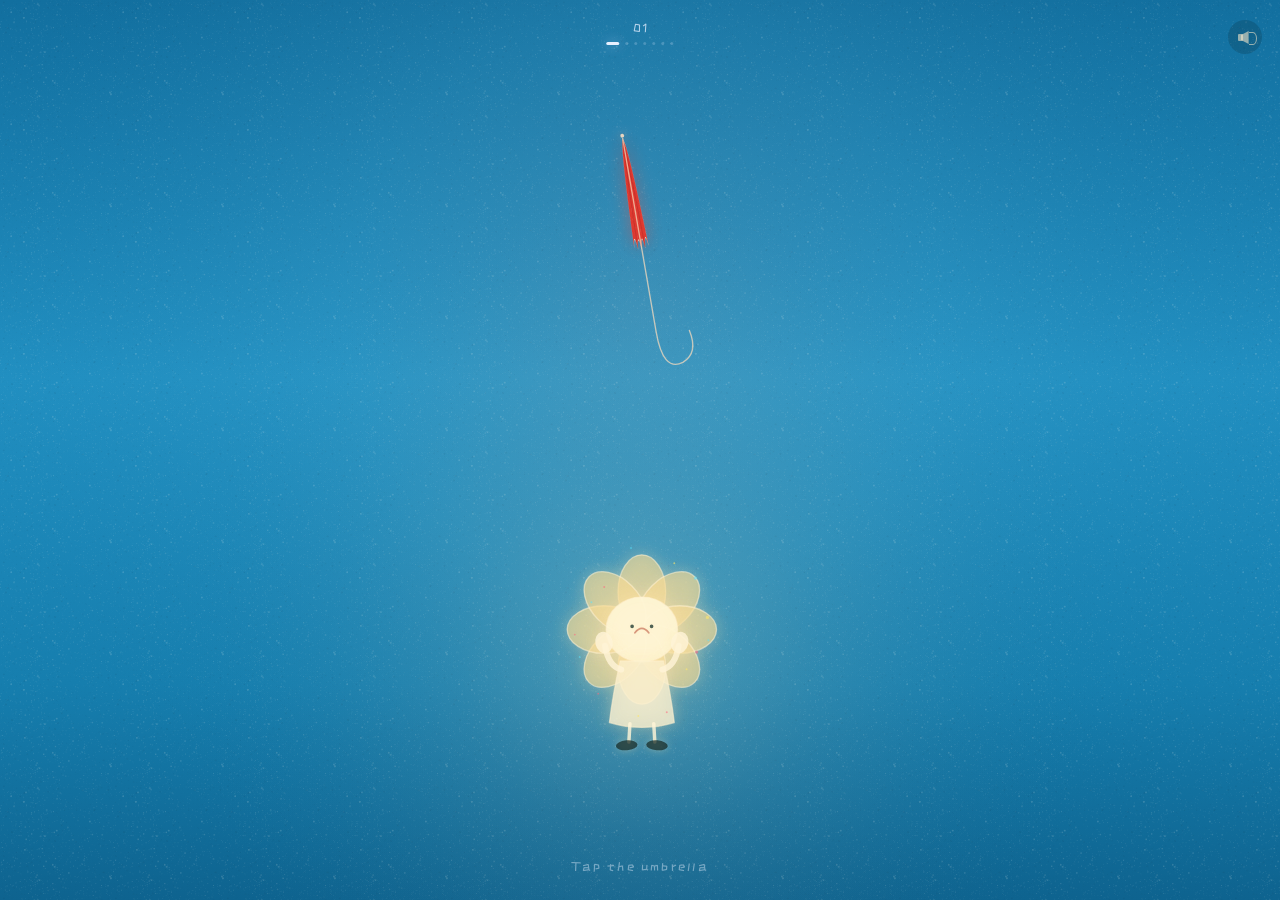
<file: sunflower/index.html>
<!doctype html>
<html lang="en">
<head>
  <meta charset="UTF-8">
  <meta name="viewport" content="width=device-width, initial-scale=1, viewport-fit=cover, user-scalable=no">
  <meta name="theme-color" content="#071817">
  <meta name="description" content="Six rainy days, then the sunflower meets the sun on day seven.">
  <title>Seventh-Day Sunflower</title>
  <link rel="icon" type="image/svg+xml" href="data:image/svg+xml,%3Csvg xmlns='http://www.w3.org/2000/svg' viewBox='0 0 64 64'%3E%3Ccircle cx='32' cy='32' r='10' fill='%23be7831'/%3E%3Cg fill='%23f3c96b'%3E%3Cellipse cx='32' cy='13' rx='7' ry='12'/%3E%3Cellipse cx='32' cy='51' rx='7' ry='12'/%3E%3Cellipse cx='13' cy='32' rx='12' ry='7'/%3E%3Cellipse cx='51' cy='32' rx='12' ry='7'/%3E%3C/g%3E%3C/svg%3E">
  <link rel="stylesheet" href="./styles.css">
</head>
<body>
  <main id="experience" aria-label="Seventh-Day Sunflower">
    <canvas id="garden" aria-hidden="true"></canvas>

    <div class="day-mark" id="dayMark" role="status" aria-live="polite">
      <span id="dayLabel">01</span>
      <div class="days" aria-hidden="true">
        <i></i><i></i><i></i><i></i><i></i><i></i><i></i>
      </div>
    </div>

    <button id="umbrellaHit" class="umbrella-hit" type="button" aria-label="Open the umbrella" aria-expanded="false"></button>
    <button id="flowerHit" class="flower-hit" type="button" aria-label="Tap the sunflower to write a line"></button>
    <button id="cloudHit" class="cloud-hit" type="button" aria-label="Tap the cloud to lower the swing"></button>
    <button id="swingHit" class="swing-hit" type="button" aria-label="Swing it left and right" disabled></button>
    <button id="soundToggle" class="sound-toggle" type="button" aria-label="Turn sound off" aria-pressed="false"><span aria-hidden="true"></span></button>

    <p id="hint" class="hint">Tap the umbrella</p>

    <dialog id="noteDialog" aria-labelledby="dialogTitle">
      <form method="dialog" id="noteForm">
        <div class="dialog-head">
          <span id="dialogTitle">Leave it in the rain</span>
          <button class="icon-button" value="cancel" aria-label="Close" type="submit">×</button>
        </div>
        <label class="sr-only" for="noteInput">Write a line</label>
        <textarea id="noteInput" maxlength="48" rows="2" placeholder="Write a line…" enterkeyhint="send"></textarea>
        <div class="dialog-foot">
          <output id="charCount" for="noteInput">0 / 48</output>
          <button id="sendNote" class="send-button" type="submit" value="default">Let it fall</button>
        </div>
      </form>
    </dialog>

    <div id="toast" class="toast" role="status" aria-live="polite">It fell into the rain</div>
  </main>
  <script src="./app.js"></script>
</body>
</html>
</file>
<file: sunflower/styles.css>
@font-face {
  font-family: "ZCOOL KuaiLe";
  src: url("./fonts/ZCOOLKuaiLe-Latin.woff2") format("woff2");
  font-style: normal;
  font-weight: 400;
  font-display: swap;
}

:root {
  color-scheme: dark;
  font-family: "ZCOOL KuaiLe", "PingFang SC", "Microsoft YaHei", sans-serif;
  background: #071817;
  font-synthesis: none;
}

* { box-sizing: border-box; }

html, body {
  width: 100%;
  height: 100%;
  margin: 0;
  overflow: hidden;
  background: #071817;
  -webkit-tap-highlight-color: transparent;
  overscroll-behavior: none;
}

body { touch-action: manipulation; }

button, textarea { font: inherit; }

#experience {
  position: relative;
  width: 100%;
  height: 100%;
  min-height: 100svh;
  isolation: isolate;
  overflow: hidden;
  background: #071817;
}

#garden {
  position: absolute;
  inset: 0;
  width: 100%;
  height: 100%;
}

.day-mark {
  position: absolute;
  z-index: 3;
  top: max(1.4rem, env(safe-area-inset-top));
  left: 50%;
  display: grid;
  justify-items: center;
  gap: .55rem;
  color: rgba(229, 238, 255, .78);
  transform: translateX(-50%);
  user-select: none;
}

#dayLabel {
  font-size: .72rem;
  font-weight: 500;
  letter-spacing: .24em;
  text-indent: .24em;
}

.days { display: flex; gap: .38rem; }

.days i {
  display: block;
  width: 3px;
  height: 3px;
  border-radius: 99px;
  background: rgba(220, 232, 255, .23);
  transition: width 600ms ease, background 600ms ease, box-shadow 600ms ease;
}

.days i.past { background: rgba(197, 214, 242, .52); }
.days i.now {
  width: 13px;
  background: #e8f0ff;
  box-shadow: 0 0 12px rgba(185, 214, 255, .65);
}

.sunny .days i.now {
  background: #f8d477;
  box-shadow: 0 0 14px rgba(248, 205, 105, .8);
}

.umbrella-hit,
.flower-hit,
.cloud-hit,
.swing-hit {
  position: absolute;
  z-index: 2;
  left: 50%;
  padding: 0;
  border: 0;
  background: transparent;
  transform: translateX(-50%);
  cursor: pointer;
}

.cloud-hit,
.swing-hit { display: none; }

.sunny .umbrella-hit,
.sunny .flower-hit { display: none; }

.sunny .cloud-hit,
.sunny .swing-hit { display: block; }

.cloud-hit {
  top: 12%;
  width: min(48vw, 220px);
  height: 17%;
  border-radius: 50%;
  touch-action: none;
}

.swing-hit {
  top: 31%;
  width: min(64vw, 300px);
  height: 55%;
  border-radius: 46%;
  touch-action: none;
}

.swing-hit:disabled { pointer-events: none; }

.umbrella-hit {
  top: 13%;
  width: min(72vw, 310px);
  height: 27%;
  border-radius: 48% 48% 38% 38%;
}

.flower-hit {
  top: 56%;
  bottom: auto;
  width: min(60vw, 260px);
  height: 31%;
  border-radius: 45%;
}

.umbrella-hit:focus-visible,
.flower-hit:focus-visible,
.sound-toggle:focus-visible {
  outline: 1px solid rgba(241, 210, 120, .85);
  outline-offset: 8px;
}

.sound-toggle {
  position: absolute;
  z-index: 4;
  top: max(1.25rem, env(safe-area-inset-top));
  right: max(1.15rem, env(safe-area-inset-right));
  width: 34px;
  height: 34px;
  padding: 0;
  border: 0;
  border-radius: 50%;
  color: rgba(248, 232, 202, .58);
  background: rgba(5, 18, 18, .16);
  cursor: pointer;
  transition: color .35s ease, background .35s ease, opacity .35s ease;
}

.sound-toggle span,
.sound-toggle span::before,
.sound-toggle span::after {
  position: absolute;
  display: block;
  content: "";
}

.sound-toggle span {
  top: 14px;
  left: 10px;
  width: 5px;
  height: 7px;
  border-radius: 1px;
  background: currentColor;
}

.sound-toggle span::before {
  top: -3px;
  left: 3px;
  width: 8px;
  height: 13px;
  background: currentColor;
  clip-path: polygon(0 32%, 100% 0, 100% 100%, 0 68%);
}

.sound-toggle span::after {
  top: -2px;
  left: 11px;
  width: 7px;
  height: 11px;
  border: 1px solid currentColor;
  border-left: 0;
  border-radius: 0 50% 50% 0;
}

.sound-toggle.muted span::after {
  top: 2px;
  left: 10px;
  width: 10px;
  height: 1px;
  border: 0;
  border-radius: 1px;
  background: currentColor;
  transform: rotate(-45deg);
}

.sunny .sound-toggle { color: rgba(104, 72, 39, .55); background: rgba(255, 248, 218, .13); }

.hint {
  position: absolute;
  z-index: 2;
  left: 50%;
  bottom: max(1.35rem, env(safe-area-inset-bottom));
  margin: 0;
  color: rgba(225, 235, 251, .46);
  font-size: .78rem;
  letter-spacing: .18em;
  transform: translateX(-50%);
  animation: breathe 3.2s ease-in-out infinite;
  transition: opacity .5s ease;
  white-space: nowrap;
}

.sunny { font-family: "ZCOOL KuaiLe", "PingFang SC", "Microsoft YaHei", sans-serif; }
.sunny .hint {
  bottom: clamp(10rem, 23vh, 14rem);
  color: rgba(31, 93, 125, .68);
  opacity: .92;
  letter-spacing: .12em;
}
.sunny #dayLabel { font-family: "ZCOOL KuaiLe", sans-serif; font-size: .86rem; }
.sunny .day-mark { color: rgba(35, 111, 151, .78); }
.sunny .days i { background: rgba(45, 126, 166, .28); }
.sunny .days i.past { background: rgba(45, 126, 166, .52); }

@keyframes breathe {
  0%, 100% { opacity: .42; }
  50% { opacity: .9; }
}

dialog {
  width: min(calc(100% - 2rem), 430px);
  margin: auto auto max(1rem, env(safe-area-inset-bottom));
  padding: 0;
  overflow: visible;
  border: 0;
  color: #eef4ff;
  background: transparent;
}

dialog::backdrop {
  background: rgba(1, 5, 13, .42);
  backdrop-filter: blur(3px);
  -webkit-backdrop-filter: blur(3px);
}

dialog[open] { animation: rise .36s cubic-bezier(.2, .8, .2, 1); }

@keyframes rise {
  from { opacity: 0; transform: translateY(18px) scale(.985); }
}

#noteForm {
  position: relative;
  isolation: isolate;
  overflow: hidden;
  padding: 1rem 1rem .9rem;
  border: 1px solid rgba(181, 216, 244, .18);
  border-radius: 24px;
  background: transparent;
  box-shadow: 0 16px 52px rgba(3, 25, 62, .18);
}

#noteForm::before {
  content: "";
  position: absolute;
  z-index: -2;
  inset: 0;
  pointer-events: none;
  background:
    radial-gradient(circle at 50% 30%, rgba(255, 195, 111, .34), transparent 31%),
    url("./assets/rain-note-candle.jpg") center 42% / cover no-repeat;
  opacity: .50;
  filter: saturate(.84) contrast(.94);
  -webkit-mask-image: radial-gradient(ellipse at 50% 52%, #000 0%, rgba(0, 0, 0, .88) 43%, transparent 76%);
  mask-image: radial-gradient(ellipse at 50% 52%, #000 0%, rgba(0, 0, 0, .88) 43%, transparent 76%);
}

#noteForm::after {
  content: "";
  position: absolute;
  z-index: -1;
  inset: 0;
  pointer-events: none;
  border-radius: inherit;
  background: radial-gradient(ellipse 94% 88% at 50% 50%, rgba(3, 29, 68, .18), rgba(4, 25, 61, .32) 54%, transparent 100%);
  -webkit-mask-image: radial-gradient(ellipse at center, #000 0%, rgba(0, 0, 0, .9) 44%, transparent 76%);
  mask-image: radial-gradient(ellipse at center, #000 0%, rgba(0, 0, 0, .9) 44%, transparent 76%);
}

.dialog-head, .dialog-foot {
  display: flex;
  align-items: center;
  justify-content: space-between;
}

.dialog-head {
  color: rgba(232, 240, 255, .66);
  font-size: .78rem;
  letter-spacing: .12em;
}

.icon-button, .send-button {
  border: 0;
  color: inherit;
  background: transparent;
  cursor: pointer;
}

.icon-button {
  width: 36px;
  height: 36px;
  color: rgba(238, 244, 255, .55);
  font-size: 1.35rem;
}

textarea {
  display: block;
  width: 100%;
  min-height: 5.4rem;
  margin: .75rem 0 .4rem;
  padding: .4rem 0;
  resize: none;
  border: 0;
  outline: 0;
  color: #f5f7fb;
  background: transparent;
  font-size: 1.05rem;
  line-height: 1.65;
}

textarea::placeholder { color: rgba(220, 231, 249, .27); }

#charCount {
  color: rgba(220, 231, 249, .33);
  font-size: .7rem;
  font-variant-numeric: tabular-nums;
}

.send-button {
  min-height: 40px;
  padding: 0 .65rem;
  color: #f2cf78;
  font-size: .86rem;
  letter-spacing: .12em;
}

.toast {
  position: absolute;
  z-index: 5;
  left: 50%;
  bottom: max(2rem, env(safe-area-inset-bottom));
  padding: .55rem .9rem;
  border: 1px solid rgba(218, 230, 250, .12);
  border-radius: 99px;
  color: rgba(240, 245, 255, .82);
  background: rgba(7, 14, 27, .68);
  font-size: .75rem;
  letter-spacing: .08em;
  opacity: 0;
  pointer-events: none;
  transform: translate(-50%, 8px);
  transition: opacity .3s ease, transform .3s ease;
  white-space: nowrap;
}

.toast.show { opacity: 1; transform: translate(-50%, 0); }

.sr-only {
  position: absolute;
  width: 1px;
  height: 1px;
  padding: 0;
  margin: -1px;
  overflow: hidden;
  clip: rect(0, 0, 0, 0);
  white-space: nowrap;
  border: 0;
}

@media (min-width: 760px) {
  .flower-hit { top: 54%; width: 280px; height: 34%; }
  .hint { bottom: 1.75rem; }
}

@media (prefers-reduced-motion: reduce) {
  .hint { animation: none; opacity: .75; }
  dialog[open] { animation: none; }
}
</file>
